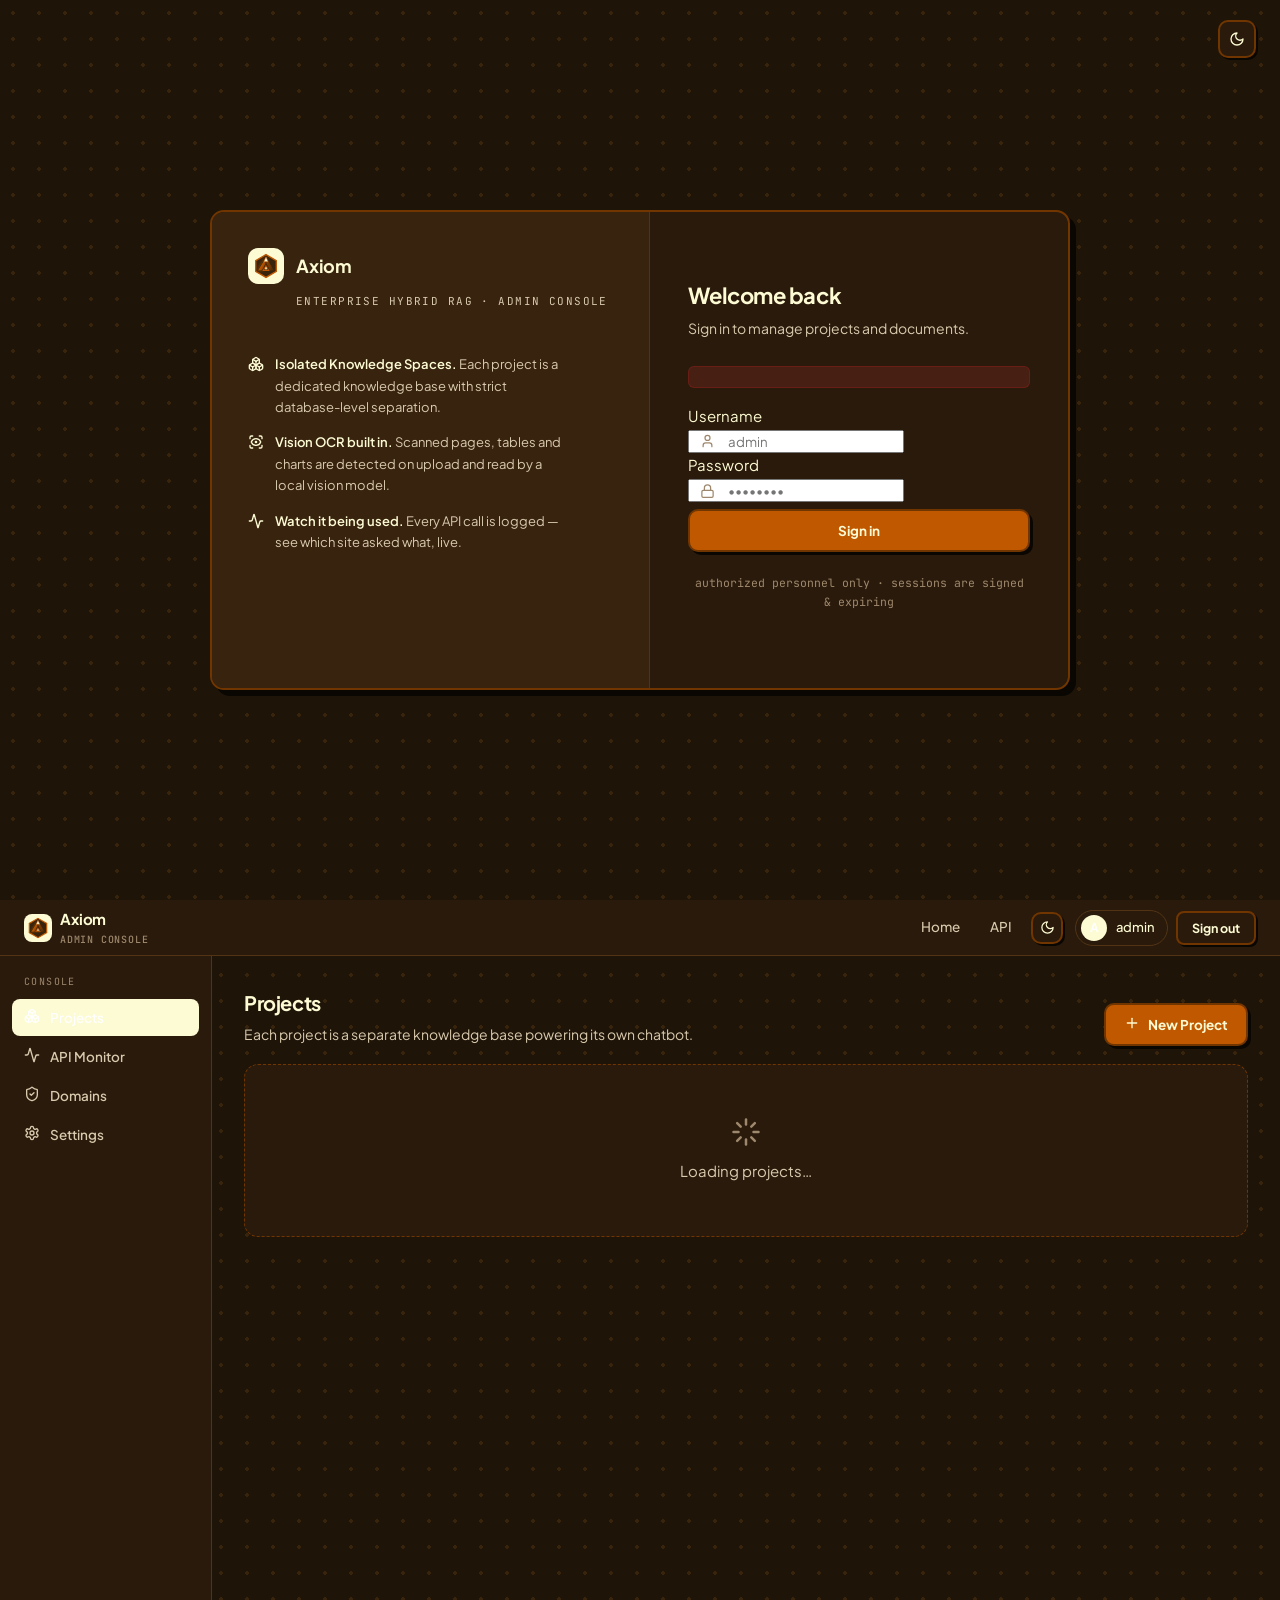
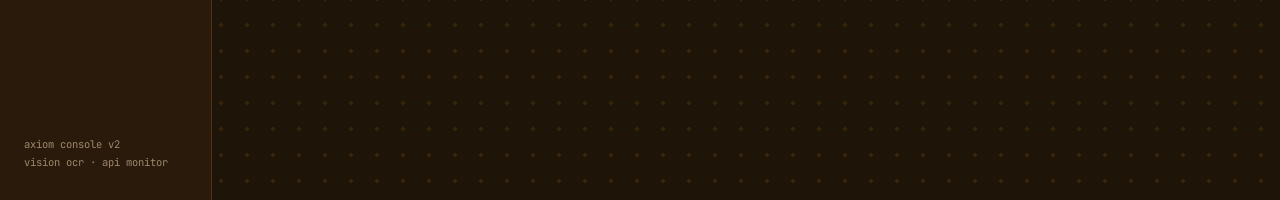
<file: static/admin.html>
<!DOCTYPE html>
<html lang="en" data-theme="dark">
<head>
    <meta charset="UTF-8">
    <meta name="viewport" content="width=device-width, initial-scale=1.0">
    <title>Axiom — Sovereign Admin Console</title>
    <link rel="icon" type="image/svg+xml" href="/static/favicon.svg">
    <link rel="stylesheet" href="/static/theme.css">
    <script>
        (function() {
            const saved = localStorage.getItem('axiom_theme') || 'dark';
            document.documentElement.setAttribute('data-theme', saved);
        })();
    </script>
    <style>
        /* Admin-specific layout only — tokens, buttons, nav, fields, code
           blocks all come from /static/theme.css. The aliases below map the
           admin markup's older variable names onto the shared tokens. */
        :root {
            --card: var(--surface);
            --card-2: var(--surface-2);
            --muted: var(--ink-2);
            --faint: var(--ink-3);
            --brand: var(--ink);
            --brand-2: var(--ink-2);
            --brand-tint: var(--surface-2);
            --brand-line: var(--line-2);
            --success: var(--ink);
            --chart-bar: var(--accent);
            --chart-bar-hover: var(--accent-hover);
        }
        html, body { height: 100%; }

        /* ---------- Login ---------- */
        #loginView {
            min-height: 100vh; display: flex; align-items: center; justify-content: center; padding: 24px;
        }
        .login-card {
            width: 100%; max-width: 860px; min-height: 480px;
            background: var(--surface); border: 2.5px solid var(--neo-border);
            border-radius: var(--radius); box-shadow: var(--neo-shadow-lg); overflow: hidden;
            display: grid; grid-template-columns: 1.05fr 1fr;
        }
            background: var(--surface); border: 1px solid var(--line);
            border-radius: var(--radius); box-shadow: var(--shadow-lg); overflow: hidden;
            display: grid; grid-template-columns: 1.05fr 1fr;
        }
        @media (max-width: 760px) { .login-card { grid-template-columns: 1fr; } .login-side { display: none; } }

        .login-side {
            position: relative; padding: 36px; display: flex; flex-direction: column;
            background: var(--surface-2);
            border-right: 1px solid var(--line); overflow: hidden;
        }
        .login-brand { display: flex; align-items: center; gap: 12px; font-size: 18px; font-weight: 700; letter-spacing: -.01em; }
        .login-brand .bm {
            width: 36px; height: 36px; border-radius: 10px; background: var(--ink);
            display: flex; align-items: center; justify-content: center; color: #fff;
        }
        .login-side .tag { font-family: var(--mono); font-size: 11px; letter-spacing: .13em; text-transform: uppercase; color: var(--ink-2); margin: 8px 0 0 48px; }
        .login-side .facts { margin-top: 44px; display: flex; flex-direction: column; gap: 14px; }
        .login-side .fact { display: flex; gap: 11px; align-items: flex-start; font-size: 13px; color: var(--ink-2); max-width: 320px; }
        .login-side .fact svg { flex: none; color: var(--ink); margin-top: 2px; }
        .login-side .fact strong { color: var(--ink); font-weight: 600; }

        .login-form-side { padding: 40px 38px; display: flex; flex-direction: column; justify-content: center; }
        .login-form-side h1 { font-size: 22px; margin: 0 0 4px; letter-spacing: -.02em; }
        .login-form-side .sub { color: var(--ink-2); font-size: 14px; margin: 0 0 26px; }
        .field .in-wrap { position: relative; }
        .field .in-wrap svg { position: absolute; left: 12px; top: 50%; transform: translateY(-50%); color: var(--ink-3); pointer-events: none; }
        .field .in-wrap input { padding-left: 38px; }
        #loginBtn { width: 100%; justify-content: center; margin-top: 6px; padding: 11px; }
        .login-error {
            background: var(--danger-tint); color: var(--danger); border: 1px solid rgba(185, 28, 28, .3);
            padding: 10px 12px; border-radius: 6px; font-size: 13px; margin-bottom: 16px;
        }
        .login-hint { text-align: center; color: var(--ink-3); font-size: 11.5px; margin-top: 22px; font-family: var(--mono); }

        /* ---------- App shell (same bar as the home page) ---------- */
        .topbar {
            display: flex; align-items: center; gap: 8px;
            padding: 0 24px; height: 56px; background: var(--surface);
            border-bottom: 1px solid var(--line); position: sticky; top: 0; z-index: 20;
        }
        .topbar .logo {
            width: 28px; height: 28px; border-radius: 8px; background: var(--ink);
            display: flex; align-items: center; justify-content: center; color: #fff;
        }
        .topbar .title { font-weight: 700; font-size: 15px; letter-spacing: -.01em; }
        .topbar .title small { display: block; font-weight: 500; color: var(--ink-3); font-size: 10px; font-family: var(--mono); letter-spacing: .08em; text-transform: uppercase; }
        .topbar a.tblink { color: var(--ink-2); font-size: 13.5px; font-weight: 500; text-decoration: none; padding: 7px 11px; border-radius: 5px; }
        .topbar a.tblink:hover { color: var(--ink); background: var(--bg); }
        .user-chip {
            display: flex; align-items: center; gap: 9px; padding: 4px 12px 4px 5px;
            border: 1px solid var(--line); border-radius: 999px; font-size: 13px; font-weight: 500; background: var(--surface);
        }
        .avatar {
            width: 26px; height: 26px; border-radius: 50%; background: var(--ink);
            color: #fff; display: flex; align-items: center; justify-content: center;
            font-size: 12px; font-weight: 700;
        }

        /* ---------- Sidebar + tab shell ---------- */
        .shell { display: flex; min-height: calc(100vh - 56px); }
        .sidenav {
            width: 212px; flex: none; border-right: 1px solid var(--line); background: var(--surface);
            padding: 18px 12px; position: sticky; top: 56px; height: calc(100vh - 56px);
            display: flex; flex-direction: column;
        }
        .snav-label { font-family: var(--mono); font-size: 10px; letter-spacing: .14em; text-transform: uppercase; color: var(--ink-3); padding: 0 12px 8px; }
        .snav-item {
            display: flex; align-items: center; gap: 10px; width: 100%;
            padding: 9px 12px; border-radius: 8px; background: transparent;
            color: var(--ink-2); font-size: 13.5px; font-weight: 550; margin-bottom: 2px; text-align: left;
        }
        .snav-item svg { flex: none; }
        .snav-item:hover { background: var(--bg); color: var(--ink); }
        .snav-item.active { background: var(--ink); color: #fff; }
        .snav-foot { margin-top: auto; padding: 10px 12px; font-family: var(--mono); font-size: 10.5px; color: var(--ink-3); line-height: 1.7; }
        main.content { flex: 1; min-width: 0; padding: 30px 32px 72px; max-width: 1080px; }
        @media (max-width: 860px) {
            .shell { flex-direction: column; }
            .sidenav { width: 100%; height: auto; position: static; flex-direction: row; overflow-x: auto; padding: 10px 12px; gap: 4px; border-bottom: 1px solid var(--line); }
            .snav-label, .snav-foot { display: none; }
            .snav-item { width: auto; white-space: nowrap; }
            main.content { padding: 22px 18px 60px; }
        }
        .tabpane { display: none; }
        .tabpane.active { display: block; }

        .page-head { display: flex; align-items: flex-end; justify-content: space-between; gap: 16px; margin-bottom: 18px; flex-wrap: wrap; }
        .page-head h2 { margin: 0; font-size: 20px; letter-spacing: -.02em; }
        .page-head p { margin: 4px 0 0; color: var(--ink-2); font-size: 14px; }

        /* ---------- Project list (table-style rows in one panel) ---------- */
        .grid {
            display: flex; flex-direction: column;
            background: var(--surface); border: 1px solid var(--line);
            border-radius: var(--radius); overflow: hidden; box-shadow: var(--shadow);
        }
        .project-card {
            display: grid; grid-template-columns: minmax(0, 1fr) auto auto;
            gap: 10px 24px; align-items: center;
            padding: 14px 18px; background: var(--surface);
            border-bottom: 1px solid var(--line);
        }
        .project-card:last-child { border-bottom: none; }
        .project-card:hover { background: var(--surface-2); }
        @media (max-width: 760px) {
            .project-card { grid-template-columns: 1fr; }
            .pc-actions { justify-content: flex-start; flex-wrap: wrap; }
        }
        .project-card.off h3, .project-card.off .slug, .project-card.off .pc-desc { opacity: .55; }
        .project-card .pc-top { display: flex; align-items: center; gap: 12px; min-width: 0; }
        .project-icon {
            width: 36px; height: 36px; border-radius: 6px; background: var(--surface-2); border: 1px solid var(--line);
            color: var(--ink); display: flex; align-items: center; justify-content: center; flex: none;
        }
        .project-card h3 { margin: 0; font-size: 14.5px; color: var(--ink); }
        .project-card .slug { color: var(--ink-3); font-size: 12px; font-family: var(--mono); }
        .project-card .pc-desc { color: var(--ink-2); font-size: 12.5px; margin-top: 2px; max-width: 480px; overflow: hidden; text-overflow: ellipsis; white-space: nowrap; }
        .badge {
            display: inline-block; font-size: 10.5px; font-weight: 600; padding: 2px 8px; border-radius: 4px;
            background: var(--surface-2); border: 1px solid var(--line); color: var(--ink-2); letter-spacing: .03em;
            vertical-align: middle;
        }
        .badge.global { background: var(--accent); border-color: var(--accent); color: #fff; }
        .badge.off { background: var(--danger-tint); border-color: rgba(185, 28, 28, .3); color: var(--danger); }
        .pc-meta { color: var(--ink-2); font-size: 12.5px; display: flex; flex-direction: column; gap: 3px; white-space: nowrap; }
        .pc-meta span { display: flex; align-items: center; gap: 7px; }
        .pc-meta svg { color: var(--ink-3); }
        .pc-actions { display: flex; gap: 8px; }

        .empty {
            text-align: center; padding: 52px 20px; color: var(--ink-2);
            border: 1.5px dashed var(--line-2); border-radius: var(--radius); background: var(--surface);
        }
        .empty .big { display: flex; justify-content: center; margin-bottom: 12px; color: var(--ink-3); }

        /* ---------- Stat tiles / monitor ---------- */
        .tiles { display: grid; grid-template-columns: repeat(4, 1fr); gap: 1px; background: var(--line); border: 1px solid var(--line); border-radius: var(--radius); overflow: hidden; box-shadow: var(--shadow); margin-bottom: 16px; }
        @media (max-width: 760px) { .tiles { grid-template-columns: repeat(2, 1fr); } }
        .tile { background: var(--surface); padding: 16px 18px; }
        .tile .tv { font-family: var(--mono); font-size: 25px; font-weight: 700; letter-spacing: -.02em; color: var(--ink); }
        .tile .tk { font-family: var(--mono); font-size: 10.5px; letter-spacing: .1em; text-transform: uppercase; color: var(--ink-3); margin-top: 2px; }

        .mon-panel { background: var(--surface); border: 1px solid var(--line); border-radius: var(--radius); box-shadow: var(--shadow); margin-bottom: 16px; overflow: hidden; }
        .mon-head { display: flex; align-items: center; gap: 10px; padding: 13px 18px; border-bottom: 1px solid var(--line); }
        .mon-head h3 { margin: 0; font-size: 13.5px; font-weight: 600; }
        .mon-head .sub { color: var(--ink-3); font-size: 11.5px; font-family: var(--mono); }
        .mon-body { padding: 16px 18px; }
        .mon-cols { display: grid; grid-template-columns: 1fr 1fr; gap: 16px; }
        @media (max-width: 860px) { .mon-cols { grid-template-columns: 1fr; } }

        .chart-wrap { overflow-x: auto; }
        .chart-bar { fill: var(--chart-bar); }
        .chart-bar:hover { fill: var(--chart-bar-hover); }
        .chart-stub { fill: var(--line-2); }
        .chart-txt { fill: var(--ink-3); font-family: var(--mono); font-size: 9px; }
        .chart-peak { fill: var(--ink-2); font-family: var(--mono); font-size: 9px; }

        table.tbl { width: 100%; border-collapse: collapse; font-size: 13px; }
        table.tbl th {
            text-align: left; font-family: var(--mono); font-size: 10px; letter-spacing: .1em;
            text-transform: uppercase; color: var(--ink-3); font-weight: 600; padding: 7px 10px; border-bottom: 1px solid var(--line);
        }
        table.tbl td { padding: 8px 10px; border-bottom: 1px solid var(--line); color: var(--ink); }
        table.tbl tr:last-child td { border-bottom: none; }
        table.tbl td.num, table.tbl th.num { text-align: right; font-family: var(--mono); font-size: 12.5px; }
        table.tbl td.mut { color: var(--ink-2); }
        table.tbl td.mono { font-family: var(--mono); font-size: 12px; }
        .st { font-family: var(--mono); font-size: 11px; font-weight: 600; padding: 1px 7px; border-radius: 4px; border: 1px solid var(--line); background: var(--surface-2); color: var(--ink-2); }
        .st.ok { background: var(--accent); border-color: var(--accent); color: #fff; }
        .st.err { background: var(--danger-tint); border-color: rgba(185, 28, 28, .3); color: var(--danger); }

        /* ---------- Toggle switch ---------- */
        .switch { position: relative; width: 40px; height: 22px; flex: none; display: inline-block; }
        .switch input { display: none; }
        .switch .track { position: absolute; inset: 0; background: var(--line-2); border-radius: 999px; transition: background .18s; cursor: pointer; }
        .switch .track::after {
            content: ""; position: absolute; top: 3px; left: 3px; width: 16px; height: 16px; border-radius: 50%;
            background: #fff; box-shadow: 0 1px 3px rgba(0, 0, 0, .25); transition: left .18s;
        }
        .switch input:checked + .track { background: var(--accent); }
        .switch input:checked + .track::after { left: 21px; }
        .switch.sm { width: 34px; height: 19px; }
        .switch.sm .track::after { width: 13px; height: 13px; }
        .switch.sm input:checked + .track::after { left: 18px; }

        .setting-row { display: flex; align-items: flex-start; gap: 16px; padding: 16px 18px; border-bottom: 1px solid var(--line); background: var(--surface); }
        .setting-row:last-child { border-bottom: none; }
        .setting-row .sr-txt { flex: 1; min-width: 0; }
        .setting-row h4 { margin: 0 0 3px; font-size: 14px; }
        .setting-row p { margin: 0; font-size: 12.5px; color: var(--ink-2); }
        .kv { display: grid; grid-template-columns: 190px 1fr; gap: 8px 16px; font-size: 13px; padding: 16px 18px; }
        .kv .k { color: var(--ink-3); font-family: var(--mono); font-size: 11.5px; letter-spacing: .04em; padding-top: 2px; }
        .kv .v { color: var(--ink); font-family: var(--mono); font-size: 12.5px; word-break: break-all; }
        @media (max-width: 640px) { .kv { grid-template-columns: 1fr; gap: 2px 0; } .kv .v { margin-bottom: 8px; } }

        /* ---------- Modal ---------- */
        .overlay {
            position: fixed; inset: 0; background: rgba(24, 24, 27, .4);
            display: flex; align-items: center; justify-content: center; padding: 20px; z-index: 40;
        }
        .modal {
            background: var(--surface); border: 1px solid var(--line); border-radius: var(--radius); width: 100%; max-width: 560px;
            box-shadow: var(--shadow-lg); max-height: 90vh; display: flex; flex-direction: column; overflow: hidden;
        }
        .modal.wide { max-width: 680px; }
        .modal-head { padding: 18px 22px; border-bottom: 1px solid var(--line); display: flex; align-items: center; justify-content: space-between; }
        .modal-head h3 { margin: 0; font-size: 16px; color: var(--ink); }
        .modal-head .sub { color: var(--ink-2); font-size: 13px; margin-top: 2px; }
        .modal-body { padding: 22px; overflow-y: auto; }
        .modal-foot { padding: 14px 22px; border-top: 1px solid var(--line); background: var(--surface-2); display: flex; gap: 10px; justify-content: flex-end; align-items: center; }
        .icon-btn { background: transparent; color: var(--ink-2); font-size: 20px; width: 32px; height: 32px; border-radius: 5px; display: flex; align-items: center; justify-content: center; }
        .icon-btn:hover { background: var(--bg); color: var(--ink); }
        .field textarea {
            width: 100%; padding: 11px 14px; border: 1px solid var(--line-2); border-radius: 10px;
            font-size: 14px; background: var(--surface); color: var(--ink); font-family: var(--font);
            resize: vertical; min-height: 72px; transition: border .18s, box-shadow .18s;
        }
        .field textarea:focus { outline: none; border-color: var(--ink-2); box-shadow: 0 0 0 4px rgba(35, 35, 39, .06); }
        .field select {
            width: 100%; padding: 11px 14px; border: 1px solid var(--line-2); border-radius: 10px;
            font-size: 14px; background: var(--surface); color: var(--ink); font-family: var(--font);
        }
        .meta-grid { display: grid; grid-template-columns: 1fr 1fr; gap: 10px; margin-bottom: 16px; }
        .meta-box { background: var(--surface-2); border: 1px solid var(--line); border-radius: 8px; padding: 10px 12px; }
        .meta-box .mk { font-family: var(--mono); font-size: 10px; letter-spacing: .1em; text-transform: uppercase; color: var(--ink-3); }
        .meta-box .mv { font-size: 12.5px; color: var(--ink); margin-top: 2px; font-family: var(--mono); }

        /* ---------- Dropzone & upload ---------- */
        .dropzone {
            border: 1.5px dashed var(--line-2); border-radius: 6px; padding: 24px 20px; text-align: center;
            background: var(--surface-2); transition: border-color .15s; cursor: pointer;
        }
        .dropzone:hover, .dropzone.drag { border-color: var(--ink); }
        .dropzone .dz-icon { display: flex; justify-content: center; color: var(--ink); margin-bottom: 4px; }
        .dropzone .dz-title { font-weight: 600; margin: 8px 0 2px; color: var(--ink); }
        .dropzone .dz-sub { color: var(--ink-2); font-size: 12.5px; }

        .hint-label { font-size: 12.5px; font-weight: 600; color: var(--ink-2); margin: 16px 0 8px; display: flex; align-items: center; gap: 7px; }
        .chip-group { display: flex; gap: 8px; flex-wrap: wrap; }
        .chip {
            border: 1px solid var(--line-2); border-radius: 999px; padding: 6px 14px; font-size: 12.5px;
            cursor: pointer; background: var(--surface); color: var(--ink-2); font-weight: 550; user-select: none;
        }
        .chip:hover { border-color: var(--ink-3); }
        .chip.on { background: var(--ink); color: #fff; border-color: var(--ink); }

        .file-row {
            display: flex; align-items: center; gap: 12px; padding: 10px 12px; border: 1px solid var(--line);
            border-radius: 6px; margin-top: 10px; font-size: 13.5px; background: var(--surface);
        }
        .file-row > svg { color: var(--ink-3); flex: none; }
        .file-row .fname { flex: 1; min-width: 0; overflow: hidden; text-overflow: ellipsis; white-space: nowrap; font-weight: 500; color: var(--ink); }
        .file-row .fsize { color: var(--ink-3); font-size: 12px; flex: none; font-family: var(--mono); }
        .status-pill { font-size: 10.5px; font-weight: 600; padding: 3px 9px; border-radius: 4px; flex: none; letter-spacing: .04em; font-family: var(--mono); border: 1px solid var(--line); }
        .status-pill.indexed { background: var(--accent); border-color: var(--accent); color: #fff; }
        .status-pill.processing, .status-pill.queued, .status-pill.pending { background: var(--surface-2); color: var(--ink-2); }
        .status-pill.failed, .status-pill.error { background: var(--danger-tint); border-color: rgba(185, 28, 28, .3); color: var(--danger); }
        .status-pill.review { background: #FEF3C7; border-color: #FCD34D; color: #92400E; }

        .doc-list { list-style: none; padding: 0; margin: 0; border: 1px solid var(--line); border-radius: 6px; overflow: hidden; }
        .doc-item { display: flex; align-items: center; gap: 12px; padding: 11px 14px; border-bottom: 1px solid var(--line); background: var(--surface); flex-wrap: wrap; }
        .doc-item:last-child { border-bottom: none; }
        .doc-item .doc-ico { display: flex; color: var(--ink-3); flex: none; }
        .doc-item .doc-name { flex: 1; min-width: 200px; overflow: hidden; font-weight: 500; font-size: 14px; color: var(--ink); }
        .doc-item .doc-name small { display: block; color: var(--ink-3); font-weight: 400; font-size: 12px; white-space: nowrap; overflow: hidden; text-overflow: ellipsis; }
        .rich-badges { display: flex; gap: 6px; flex-wrap: wrap; margin-top: 4px; }
        .rb { display: inline-flex; align-items: center; gap: 5px; font-family: var(--mono); font-size: 10.5px; color: var(--ink-2); background: var(--surface-2); border: 1px solid var(--line); border-radius: 4px; padding: 2px 7px; }
        .rb svg { color: var(--ink-3); }
        .review-row {
            flex-basis: 100%; background: #FFFBEB; border: 1px solid #FCD34D; border-radius: 6px;
            padding: 10px 12px; font-size: 12.5px; color: #92400E; display: flex; align-items: center; gap: 10px; flex-wrap: wrap;
        }
        .review-row .rv-actions { display: flex; gap: 8px; margin-left: auto; }

        .section-label { font-size: 11px; font-weight: 600; text-transform: uppercase; letter-spacing: .1em; color: var(--ink-3); margin: 20px 0 8px; font-family: var(--mono); }

        /* ---------- Toast ---------- */
        #toasts { position: fixed; bottom: 20px; right: 20px; z-index: 60; display: flex; flex-direction: column; gap: 10px; }
        .toast {
            background: var(--ink); color: #fff;
            padding: 12px 16px; border-radius: 6px; font-size: 13.5px; font-weight: 500;
            box-shadow: var(--shadow-lg); display: flex; align-items: center; gap: 10px; animation: slideIn .2s ease;
            max-width: 360px;
        }
        .toast.error { background: #fff; border: 1px solid rgba(185, 28, 28, .4); color: var(--danger); }
        @keyframes slideIn { from { transform: translateX(20px); opacity: 0; } to { transform: translateX(0); opacity: 1; } }

        /* ---------- Integration blocks ---------- */
        .int-block { margin-bottom: 18px; }
        .int-block .int-label { display: flex; align-items: center; justify-content: space-between; margin-bottom: 6px; }
        .int-block .int-label span { font-size: 11px; font-weight: 600; text-transform: uppercase; letter-spacing: .1em; color: var(--ink-3); font-family: var(--mono); }
        .code {
            position: relative; background: var(--surface-2); color: var(--ink); border-radius: 6px;
            padding: 12px 14px; font-family: var(--mono); font-size: 12.5px;
            line-height: 1.55; white-space: pre-wrap; word-break: break-all; overflow-x: auto; border: 1px solid var(--line);
        }
        .code.one-line { white-space: nowrap; overflow-x: auto; padding-right: 76px; }
        .int-note { font-size: 12.5px; color: var(--ink-2); margin: 6px 2px 0; }
        .int-note code { background: var(--surface-2); border: 1px solid var(--line); padding: 1px 5px; border-radius: 4px; font-size: 11.5px; font-family: var(--mono); color: var(--ink); }

        .spinner {
            width: 16px; height: 16px; border: 2px solid rgba(255, 255, 255, .35); border-top-color: #fff;
            border-radius: 50%; animation: spin .7s linear infinite; display: inline-block;
        }
        .btn-ghost .spinner { border-color: var(--line-2); border-top-color: var(--ink); }
        @keyframes spin { to { transform: rotate(360deg); } }
    </style>
</head>
<body>

<!-- ================= LOGIN ================= -->
<div id="loginView" style="position: relative;">
    <div style="position: absolute; top: 20px; right: 24px;">
        <button class="theme-toggle" id="loginThemeToggle" title="Toggle Theme" aria-label="Toggle Theme">
            <svg id="loginThemeIcon" width="16" height="16" viewBox="0 0 24 24" fill="none" stroke="currentColor" stroke-width="2" stroke-linecap="round" stroke-linejoin="round">
                <path d="M12 3a6 6 0 0 0 9 9 9 9 0 1 1-9-9Z"></path>
            </svg>
        </button>
    </div>
    <div class="login-card">
        <div class="login-side">
            <div>
                <div class="login-brand"><span class="bm"><img src="/static/logo.svg" alt="" width="26" height="26"></span>Axiom</div>
                <div class="tag">enterprise hybrid rag · admin console</div>
            </div>
            <div class="facts">
                <div class="fact"><span data-lx="boxes" data-s="16"></span><span><strong>Isolated Knowledge Spaces.</strong> Each project is a dedicated knowledge base with strict database-level separation.</span></div>
                <div class="fact"><span data-lx="scan" data-s="16"></span><span><strong>Vision OCR built in.</strong> Scanned pages, tables and charts are detected on upload and read by a local vision model.</span></div>
                <div class="fact"><span data-lx="activity" data-s="16"></span><span><strong>Watch it being used.</strong> Every API call is logged — see which site asked what, live.</span></div>
            </div>
        </div>
        <div class="login-form-side">
            <h1>Welcome back</h1>
            <p class="sub">Sign in to manage projects and documents.</p>
            <div id="loginError" class="login-error hidden"></div>
            <form id="loginForm">
                <div class="field">
                    <label for="username">Username</label>
                    <div class="in-wrap"><span data-lx="user" data-s="15"></span>
                        <input type="text" id="username" autocomplete="username" placeholder="admin" required>
                    </div>
                </div>
                <div class="field">
                    <label for="password">Password</label>
                    <div class="in-wrap"><span data-lx="lock" data-s="15"></span>
                        <input type="password" id="password" autocomplete="current-password" placeholder="••••••••" required>
                    </div>
                </div>
                <button type="submit" id="loginBtn" class="btn btn-primary">Sign in</button>
            </form>
            <p class="login-hint">authorized personnel only · sessions are signed &amp; expiring</p>
        </div>
    </div>
</div>

<!-- ================= APP ================= -->
<div id="appView" class="hidden">
    <div class="topbar">
        <div class="logo"><img src="/static/logo.svg" alt="" width="22" height="22"></div>
        <div class="title">Axiom<small>admin console</small></div>
        <div class="spacer"></div>
        <a class="tblink" href="/" target="_blank">Home</a>
        <a class="tblink" href="/docs" target="_blank">API</a>
        <button class="theme-toggle" id="adminThemeToggle" title="Toggle Theme" aria-label="Toggle Theme" style="width: 32px; height: 32px; margin-right: 4px;">
            <svg id="adminThemeIcon" width="15" height="15" viewBox="0 0 24 24" fill="none" stroke="currentColor" stroke-width="2" stroke-linecap="round" stroke-linejoin="round">
                <path d="M12 3a6 6 0 0 0 9 9 9 9 0 1 1-9-9Z"></path>
            </svg>
        </button>
        <div class="user-chip">
            <span class="avatar" id="userAvatar">A</span>
            <span id="userName">admin</span>
        </div>
        <button class="btn btn-ghost btn-sm" onclick="logout()">Sign out</button>
    </div>

    <div class="shell">
        <aside class="sidenav">
            <div class="snav-label">Console</div>
            <button class="snav-item active" data-tab="projects" onclick="switchTab('projects')"><span data-lx="boxes" data-s="16"></span>Projects</button>
            <button class="snav-item" data-tab="monitor" onclick="switchTab('monitor')"><span data-lx="activity" data-s="16"></span>API Monitor</button>
            <button class="snav-item" data-tab="domains" onclick="switchTab('domains')"><span data-lx="shield" data-s="16"></span>Domains</button>
            <button class="snav-item" data-tab="settings" onclick="switchTab('settings')"><span data-lx="gear" data-s="16"></span>Settings</button>
            <div class="snav-foot">axiom console v2<br>vision ocr · api monitor</div>
        </aside>

        <main class="content">

            <!-- ============ PROJECTS ============ -->
            <section class="tabpane active" id="tab-projects">
                <div class="page-head">
                    <div>
                        <h2>Projects</h2>
                        <p>Each project is a separate knowledge base powering its own chatbot.</p>
                    </div>
                    <button class="btn btn-primary" onclick="openCreateProject()"><span data-lx="plus" data-s="16"></span> New Project</button>
                </div>
                <div id="projectsArea">
                    <div class="empty"><div class="big" data-lx="loader" data-s="30"></div>Loading projects…</div>
                </div>
            </section>

            <!-- ============ API MONITOR ============ -->
            <section class="tabpane" id="tab-monitor">
                <div class="page-head">
                    <div>
                        <h2>API Monitor</h2>
                        <p>Every chat-API call, logged: which site asked, for which project, how fast.</p>
                    </div>
                    <div style="display:flex; gap:8px; align-items:center;">
                        <label style="display:flex; align-items:center; gap:7px; font-size:12.5px; color:var(--ink-2); cursor:pointer;">
                            <label class="switch sm"><input type="checkbox" id="monAuto" checked onchange="setMonitorAuto(this.checked)"><span class="track"></span></label>
                            Auto-refresh
                        </label>
                        <button class="btn btn-ghost btn-sm" onclick="loadMonitor()"><span data-lx="refresh" data-s="13"></span> Refresh</button>
                        <button class="btn btn-ghost btn-sm" onclick="seedDemoTraffic(this)" title="Inserts clearly-labelled demo.* rows so the dashboard can be shown before real sites are wired up">Insert sample traffic</button>
                    </div>
                </div>
                <div id="monitorArea">
                    <div class="empty"><div class="big" data-lx="loader" data-s="30"></div>Loading metrics…</div>
                </div>
            </section>

            <!-- ============ DOMAINS ============ -->
            <section class="tabpane" id="tab-domains">
                <div class="page-head">
                    <div>
                        <h2>Domain Whitelist</h2>
                        <p>Control which websites are allowed to call the chat API from a browser.</p>
                    </div>
                </div>
                <div id="domainsArea">
                    <div class="empty"><div class="big" data-lx="loader" data-s="30"></div>Loading domains…</div>
                </div>
            </section>

            <!-- ============ SETTINGS ============ -->
            <section class="tabpane" id="tab-settings">
                <div class="page-head">
                    <div>
                        <h2>Settings</h2>
                        <p>Platform-wide switches and environment info.</p>
                    </div>
                </div>
                <div id="settingsArea">
                    <div class="empty"><div class="big" data-lx="loader" data-s="30"></div>Loading settings…</div>
                </div>
            </section>

        </main>
    </div>
</div>

<div id="modalRoot"></div>
<div id="toasts"></div>

<script>
    // ---------------- Lucide icons (inlined, ISC) ----------------
    const LX = {
        layers: '<path d="m12.83 2.18a2 2 0 0 0-1.66 0L2.6 6.08a1 1 0 0 0 0 1.83l8.58 3.91a2 2 0 0 0 1.66 0l8.58-3.9a1 1 0 0 0 0-1.83Z"/><path d="m22 17.65-9.17 4.16a2 2 0 0 1-1.66 0L2 17.65"/><path d="m22 12.65-9.17 4.16a2 2 0 0 1-1.66 0L2 12.65"/>',
        user: '<path d="M19 21v-2a4 4 0 0 0-4-4H9a4 4 0 0 0-4 4v2"/><circle cx="12" cy="7" r="4"/>',
        lock: '<rect width="18" height="11" x="3" y="11" rx="2" ry="2"/><path d="M7 11V7a5 5 0 0 1 10 0v4"/>',
        plus: '<path d="M5 12h14"/><path d="M12 5v14"/>',
        boxes: '<path d="M2.97 12.92A2 2 0 0 0 2 14.63v3.24a2 2 0 0 0 .97 1.71l3 1.8a2 2 0 0 0 2.06 0L12 19v-5.5l-5-3-4.03 2.42Z"/><path d="m7 16.5-4.74-2.85"/><path d="m7 16.5 5-3"/><path d="M7 16.5v5.17"/><path d="M12 13.5V19l3.97 2.38a2 2 0 0 0 2.06 0l3-1.8a2 2 0 0 0 .97-1.71v-3.24a2 2 0 0 0-.97-1.71L17 10.5l-5 3Z"/><path d="m17 16.5-5-3"/><path d="m17 16.5 4.74-2.85"/><path d="M17 16.5v5.17"/><path d="M7.97 4.42A2 2 0 0 0 7 6.13v4.37l5 3 5-3V6.13a2 2 0 0 0-.97-1.71l-3-1.8a2 2 0 0 0-2.06 0l-3 1.8Z"/><path d="M12 8 7.26 5.15"/><path d="m12 8 4.74-2.85"/><path d="M12 13.5V8"/>',
        upload: '<path d="M21 15v4a2 2 0 0 1-2 2H5a2 2 0 0 1-2-2v-4"/><polyline points="17 8 12 3 7 8"/><line x1="12" x2="12" y1="3" y2="15"/>',
        code: '<polyline points="16 18 22 12 16 6"/><polyline points="8 6 2 12 8 18"/>',
        file: '<path d="M15 2H6a2 2 0 0 0-2 2v16a2 2 0 0 0 2 2h12a2 2 0 0 0 2-2V7Z"/><path d="M14 2v4a2 2 0 0 0 2 2h4"/><path d="M10 9H8"/><path d="M16 13H8"/><path d="M16 17H8"/>',
        globe: '<circle cx="12" cy="12" r="10"/><path d="M12 2a14.5 14.5 0 0 0 0 20 14.5 14.5 0 0 0 0-20"/><path d="M2 12h20"/>',
        box: '<path d="M21 8a2 2 0 0 0-1-1.73l-7-4a2 2 0 0 0-2 0l-7 4A2 2 0 0 0 3 8v8a2 2 0 0 0 1 1.73l7 4a2 2 0 0 0 2 0l7-4A2 2 0 0 0 21 16Z"/><path d="m3.3 7 8.7 5 8.7-5"/><path d="M12 22V12"/>',
        folder: '<path d="M20 20a2 2 0 0 0 2-2V8a2 2 0 0 0-2-2h-7.9a2 2 0 0 1-1.69-.9L9.6 3.9A2 2 0 0 0 7.93 3H4a2 2 0 0 0-2 2v13a2 2 0 0 0 2 2Z"/>',
        loader: '<line x1="12" x2="12" y1="2" y2="6"/><line x1="12" x2="12" y1="18" y2="22"/><line x1="4.93" x2="7.76" y1="4.93" y2="7.76"/><line x1="16.24" x2="19.07" y1="16.24" y2="19.07"/><line x1="2" x2="6" y1="12" y2="12"/><line x1="18" x2="22" y1="12" y2="12"/><line x1="4.93" x2="7.76" y1="19.07" y2="16.24"/><line x1="16.24" x2="19.07" y1="7.76" y2="4.93"/>',
        download: '<path d="M21 15v4a2 2 0 0 1-2 2H5a2 2 0 0 1-2-2v-4"/><polyline points="7 10 12 15 17 10"/><line x1="12" x2="12" y1="15" y2="3"/>',
        flask: '<path d="M10 2v7.527a2 2 0 0 1-.211.896L4.72 20.55a1 1 0 0 0 .9 1.45h12.76a1 1 0 0 0 .9-1.45l-5.069-10.127A2 2 0 0 1 14 9.527V2"/><path d="M8.5 2h7"/><path d="M7 16h10"/>',
        activity: '<path d="M22 12h-2.48a2 2 0 0 0-1.93 1.46l-2.35 8.36a.25.25 0 0 1-.48 0L9.24 2.18a.25.25 0 0 0-.48 0l-2.35 8.36A2 2 0 0 1 4.49 12H2"/>',
        shield: '<path d="M20 13c0 5-3.5 7.5-7.66 8.95a1 1 0 0 1-.67-.01C7.5 20.5 4 18 4 13V6a1 1 0 0 1 1-1c2 0 4.5-1.2 6.24-2.72a1 1 0 0 1 1.52 0C14.5 3.8 17 5 19 5a1 1 0 0 1 1 1z"/><path d="m9 12 2 2 4-4"/>',
        gear: '<path d="M12.22 2h-.44a2 2 0 0 0-2 2v.18a2 2 0 0 1-1 1.73l-.43.25a2 2 0 0 1-2 0l-.15-.08a2 2 0 0 0-2.73.73l-.22.38a2 2 0 0 0 .73 2.73l.15.1a2 2 0 0 1 1 1.72v.51a2 2 0 0 1-1 1.74l-.15.09a2 2 0 0 0-.73 2.73l.22.38a2 2 0 0 0 2.73.73l.15-.08a2 2 0 0 1 2 0l.43.25a2 2 0 0 1 1 1.73V20a2 2 0 0 0 2 2h.44a2 2 0 0 0 2-2v-.18a2 2 0 0 1 1-1.73l.43-.25a2 2 0 0 1 2 0l.15.08a2 2 0 0 0 2.73-.73l.22-.39a2 2 0 0 0-.73-2.73l-.15-.08a2 2 0 0 1-1-1.74v-.5a2 2 0 0 1 1-1.74l.15-.09a2 2 0 0 0 .73-2.73l-.22-.38a2 2 0 0 0-2.73-.73l-.15.08a2 2 0 0 1-2 0l-.43-.25a2 2 0 0 1-1-1.73V4a2 2 0 0 0-2-2z"/><circle cx="12" cy="12" r="3"/>',
        pencil: '<path d="M21.174 6.812a1 1 0 0 0-3.986-3.987L3.842 16.174a2 2 0 0 0-.5.83l-1.321 4.352a.5.5 0 0 0 .623.622l4.353-1.32a2 2 0 0 0 .83-.497z"/><path d="m15 5 4 4"/>',
        table: '<path d="M12 3v18"/><rect width="18" height="18" x="3" y="3" rx="2"/><path d="M3 9h18"/><path d="M3 15h18"/>',
        image: '<rect width="18" height="18" x="3" y="3" rx="2" ry="2"/><circle cx="9" cy="9" r="2"/><path d="m21 15-3.086-3.086a2 2 0 0 0-2.828 0L6 21"/>',
        scan: '<path d="M3 7V5a2 2 0 0 1 2-2h2"/><path d="M17 3h2a2 2 0 0 1 2 2v2"/><path d="M21 17v2a2 2 0 0 1-2 2h-2"/><path d="M7 21H5a2 2 0 0 1-2-2v-2"/><circle cx="12" cy="12" r="1"/><path d="M18.944 12.33a1 1 0 0 0 0-.66 7.5 7.5 0 0 0-13.888 0 1 1 0 0 0 0 .66 7.5 7.5 0 0 0 13.888 0"/>',
        alert: '<path d="m21.73 18-8-14a2 2 0 0 0-3.48 0l-8 14A2 2 0 0 0 4 21h16a2 2 0 0 0 1.73-3"/><path d="M12 9v4"/><path d="M12 17h.01"/>',
        trash: '<path d="M3 6h18"/><path d="M19 6v14c0 1-1 2-2 2H7c-1 0-2-1-2-2V6"/><path d="M8 6V4c0-1 1-2 2-2h4c1 0 2 1 2 2v2"/>',
        refresh: '<path d="M3 12a9 9 0 0 1 9-9 9.75 9.75 0 0 1 6.74 2.74L21 8"/><path d="M21 3v5h-5"/><path d="M21 12a9 9 0 0 1-9 9 9.75 9.75 0 0 1-6.74-2.74L3 16"/><path d="M8 16H3v5"/>',
        chart: '<path d="M3 3v16a2 2 0 0 0 2 2h16"/><path d="M18 17V9"/><path d="M13 17V5"/><path d="M8 17v-3"/>',
        clock: '<circle cx="12" cy="12" r="10"/><polyline points="12 6 12 12 16 14"/>',
        key: '<path d="m15.5 7.5 2.3 2.3a1 1 0 0 0 1.4 0l2.1-2.1a1 1 0 0 0 0-1.4L19 4"/><path d="m21 2-9.6 9.6"/><circle cx="7.5" cy="15.5" r="5.5"/>',
    };
    function lx(name, size) {
        return `<svg xmlns="http://www.w3.org/2000/svg" width="${size}" height="${size}" viewBox="0 0 24 24" fill="none" stroke="currentColor" stroke-width="2" stroke-linecap="round" stroke-linejoin="round" aria-hidden="true">${LX[name] || ''}</svg>`;
    }
    function mountIcons(scope) {
        (scope || document).querySelectorAll('[data-lx]').forEach(el => {
            el.innerHTML = lx(el.dataset.lx, parseInt(el.dataset.s || '16', 10));
            el.removeAttribute('data-lx');
        });
    }
    mountIcons();

    // ---------------- Auth / state ----------------
    const TOKEN_KEY = 'axiom_admin_token';
    let token = localStorage.getItem(TOKEN_KEY) || '';
    let currentUser = null;
    let currentSlug = '';
    let appConfig = null;      // cached /admin/config response
    let projectsCache = [];    // last /admin/projects response
    let settingsCache = null;  // last /admin/settings response
    let monitorTimer = null;
    let docTimer = null;

    function authHeaders(extra = {}) {
        return { 'Authorization': `Bearer ${token}`, ...extra };
    }

    async function api(path, options = {}) {
        const res = await fetch(path, { ...options, headers: authHeaders(options.headers || {}) });
        if (res.status === 401) {
            token = ''; localStorage.removeItem(TOKEN_KEY);
            showLogin();
            throw new Error('Session expired. Please sign in again.');
        }
        return res;
    }

    const RESTART_HINT = 'The API server is running an older build — restart it (uvicorn app.main:app) and reload this page.';

    // Parse a JSON response, turning HTTP errors into readable messages instead of
    // letting "{detail: ...}" flow into code that expects an array.
    async function jsonOrThrow(res) {
        let data = null;
        try { data = await res.json(); } catch { data = null; }
        if (!res.ok) {
            if (res.status === 404) throw new Error(RESTART_HINT);
            throw new Error((data && data.detail) || `Request failed (HTTP ${res.status})`);
        }
        return data;
    }
    function asArray(x) { return Array.isArray(x) ? x : []; }

    // ---------------- Toasts ----------------
    function toast(msg, type = '') {
        const el = document.createElement('div');
        el.className = `toast ${type}`;
        el.textContent = msg;
        document.getElementById('toasts').appendChild(el);
        setTimeout(() => { el.style.opacity = '0'; el.style.transition = 'opacity .3s'; setTimeout(() => el.remove(), 300); }, 3600);
    }

    // ---------------- Login ----------------
    function showLogin() {
        stopMonitorTimer();
        document.getElementById('appView').classList.add('hidden');
        document.getElementById('loginView').classList.remove('hidden');
    }
    function showApp() {
        document.getElementById('loginView').classList.add('hidden');
        document.getElementById('appView').classList.remove('hidden');
    }

    document.getElementById('loginForm').addEventListener('submit', async (e) => {
        e.preventDefault();
        const btn = document.getElementById('loginBtn');
        const errBox = document.getElementById('loginError');
        errBox.classList.add('hidden');
        btn.disabled = true; btn.innerHTML = '<span class="spinner"></span> Signing in…';
        try {
            const res = await fetch('/admin/auth/login', {
                method: 'POST',
                headers: { 'Content-Type': 'application/json' },
                body: JSON.stringify({
                    username: document.getElementById('username').value.trim(),
                    password: document.getElementById('password').value,
                }),
            });
            const data = await res.json();
            if (!res.ok) throw new Error(data.detail || 'Login failed');
            token = data.token;
            localStorage.setItem(TOKEN_KEY, token);
            currentUser = data.user;
            document.getElementById('password').value = '';
            enterApp();
        } catch (err) {
            errBox.textContent = err.message;
            errBox.classList.remove('hidden');
        } finally {
            btn.disabled = false; btn.textContent = 'Sign in';
        }
    });

    function logout() {
        token = ''; localStorage.removeItem(TOKEN_KEY); currentUser = null;
        showLogin();
    }

    function enterApp() {
        const name = (currentUser && (currentUser.full_name || currentUser.username)) || 'Admin';
        document.getElementById('userName').textContent = name;
        document.getElementById('userAvatar').textContent = name.charAt(0).toUpperCase();
        showApp();
        const hashTab = (location.hash || '').replace('#', '');
        switchTab(['projects', 'monitor', 'domains', 'settings'].includes(hashTab) ? hashTab : 'projects');
    }

    // ---------------- Tabs ----------------
    function switchTab(name) {
        document.querySelectorAll('.snav-item').forEach(b => b.classList.toggle('active', b.dataset.tab === name));
        document.querySelectorAll('.tabpane').forEach(p => p.classList.toggle('active', p.id === `tab-${name}`));
        location.hash = name;
        stopMonitorTimer();
        if (name === 'projects') loadProjects();
        if (name === 'monitor') { loadMonitor(); startMonitorTimer(); }
        if (name === 'domains') loadDomains();
        if (name === 'settings') loadSettings();
    }

    // ---------------- Projects ----------------
    async function loadProjects() {
        const area = document.getElementById('projectsArea');
        try {
            const res = await api('/admin/projects');
            const projects = await res.json();
            projectsCache = projects;
            if (!projects.length) {
                area.innerHTML = `<div class="empty"><div class="big">${lx('folder', 30)}</div><div style="font-weight:600;color:var(--ink)">No projects yet</div><div style="margin-top:4px">Create your first project to start uploading documents.</div></div>`;
                return;
            }
            const grid = document.createElement('div');
            grid.className = 'grid';
            projects.forEach(p => {
                const off = p.status === 'disabled';
                const card = document.createElement('div');
                card.className = 'project-card' + (off ? ' off' : '');
                card.innerHTML = `
                    <div class="pc-top">
                        <div class="project-icon">${p.is_global ? lx('globe', 20) : lx('box', 20)}</div>
                        <div style="min-width:0">
                            <h3>${escapeHtml(p.name)} ${p.is_global ? '<span class="badge global">Global</span>' : ''} ${off ? '<span class="badge off">Disabled</span>' : ''}</h3>
                            <div class="slug">${escapeHtml(p.slug)}</div>
                            ${p.description ? `<div class="pc-desc">${escapeHtml(p.description)}</div>` : ''}
                        </div>
                    </div>
                    <div class="pc-meta">
                        <span>${lx('file', 13)} ${p.doc_count} document${p.doc_count === 1 ? '' : 's'}</span>
                        <span>${lx('activity', 13)} ${p.hits_24h} call${p.hits_24h === 1 ? '' : 's'} · 24 h</span>
                    </div>
                    <div class="pc-actions">
                        <button class="btn btn-primary btn-sm" data-act="docs">Manage Docs</button>
                        <button class="btn btn-ghost btn-sm" data-act="embed">${lx('code', 13)} Embed &amp; API</button>
                        <button class="btn btn-ghost btn-sm" data-act="edit" title="Edit project">${lx('pencil', 13)}</button>
                        <a class="btn btn-ghost btn-sm" href="/?slug=${encodeURIComponent(p.slug)}" target="_blank">${lx('flask', 13)} Test</a>
                    </div>`;
                card.querySelector('[data-act="docs"]').addEventListener('click', () => openDocManager(p.slug, p.name));
                card.querySelector('[data-act="embed"]').addEventListener('click', () => openIntegration(p.slug, p.name));
                card.querySelector('[data-act="edit"]').addEventListener('click', () => openEditProject(p.slug));
                grid.appendChild(card);
            });
            area.innerHTML = '';
            area.appendChild(grid);
        } catch (err) {
            area.innerHTML = `<div class="empty">Could not load projects. ${escapeHtml(err.message)}</div>`;
        }
    }

    // ---------------- Modals ----------------
    function closeModal() {
        document.getElementById('modalRoot').innerHTML = '';
        if (docTimer) { clearInterval(docTimer); docTimer = null; }
    }
    function renderModal(html) { document.getElementById('modalRoot').innerHTML = html; mountIcons(document.getElementById('modalRoot')); }

    function openCreateProject() {
        renderModal(`
            <div class="overlay" onclick="if(event.target===this)closeModal()">
              <div class="modal">
                <div class="modal-head">
                    <div><h3>New Project</h3><div class="sub">A dedicated knowledge base with its own chatbot.</div></div>
                    <button class="icon-btn" onclick="closeModal()">&times;</button>
                </div>
                <div class="modal-body">
                    <div class="field">
                        <label for="npName">Project name</label>
                        <input type="text" id="npName" placeholder="e.g. Vendor Management" autofocus>
                    </div>
                    <div class="field">
                        <label for="npDesc">Description <span style="color:var(--ink-3);font-weight:400">(optional)</span></label>
                        <textarea id="npDesc" placeholder="What lives in this knowledge base, and who is it for?"></textarea>
                    </div>
                </div>
                <div class="modal-foot">
                    <button class="btn btn-ghost" onclick="closeModal()">Cancel</button>
                    <button class="btn btn-primary" id="npCreate" onclick="submitCreateProject()">Create Project</button>
                </div>
              </div>
            </div>`);
        setTimeout(() => document.getElementById('npName').focus(), 30);
        document.getElementById('npName').addEventListener('keydown', e => { if (e.key === 'Enter') submitCreateProject(); });
    }

    async function submitCreateProject() {
        const name = document.getElementById('npName').value.trim();
        if (!name) return toast('Enter a project name', 'error');
        const btn = document.getElementById('npCreate');
        btn.disabled = true; btn.innerHTML = '<span class="spinner"></span> Creating…';
        try {
            const res = await api('/admin/projects', {
                method: 'POST', headers: { 'Content-Type': 'application/json' },
                body: JSON.stringify({ name, description: document.getElementById('npDesc').value.trim() }),
            });
            const data = await res.json();
            if (!res.ok) throw new Error(data.detail || 'Failed');
            closeModal();
            toast('Project created', 'success');
            loadProjects();
        } catch (err) {
            btn.disabled = false; btn.textContent = 'Create Project';
            toast(err.message, 'error');
        }
    }

    // ---------------- Edit project ----------------
    function openEditProject(slug) {
        const p = projectsCache.find(x => x.slug === slug);
        if (!p) return;
        const fmt = iso => iso ? new Date(iso).toLocaleString(undefined, { dateStyle: 'medium', timeStyle: 'short' }) : '—';
        renderModal(`
            <div class="overlay" onclick="if(event.target===this)closeModal()">
              <div class="modal">
                <div class="modal-head">
                    <div><h3>Edit Project</h3><div class="sub mono" style="font-family:var(--mono)">${escapeHtml(p.slug)}</div></div>
                    <button class="icon-btn" onclick="closeModal()">&times;</button>
                </div>
                <div class="modal-body">
                    <div class="meta-grid">
                        <div class="meta-box"><div class="mk">Created</div><div class="mv">${fmt(p.created_at)}</div></div>
                        <div class="meta-box"><div class="mk">Last updated</div><div class="mv">${fmt(p.updated_at)}</div></div>
                    </div>
                    <div class="field">
                        <label for="epName">Project name</label>
                        <input type="text" id="epName" value="${escapeHtml(p.name)}">
                        <div class="int-note" style="margin-top:5px">The slug <code>${escapeHtml(p.slug)}</code> is permanent so live embeds &amp; API URLs never break.</div>
                    </div>
                    <div class="field">
                        <label for="epDesc">Description</label>
                        <textarea id="epDesc" placeholder="What lives in this knowledge base?">${escapeHtml(p.description || '')}</textarea>
                    </div>
                    ${p.is_global ? '' : `
                    <div class="setting-row" style="border:1px solid var(--line); border-radius:8px;">
                        <div class="sr-txt">
                            <h4>Project enabled</h4>
                            <p>When off, this project's chat endpoint and widget return "disabled" to every caller.</p>
                        </div>
                        <label class="switch"><input type="checkbox" id="epEnabled" ${p.status !== 'disabled' ? 'checked' : ''}><span class="track"></span></label>
                    </div>`}
                </div>
                <div class="modal-foot">
                    <button class="btn btn-ghost" onclick="closeModal()">Cancel</button>
                    <button class="btn btn-primary" id="epSave" onclick="submitEditProject('${escapeJs(p.slug)}', ${p.is_global})">Save changes</button>
                </div>
              </div>
            </div>`);
    }

    async function submitEditProject(slug, isGlobal) {
        const name = document.getElementById('epName').value.trim();
        if (!name) return toast('Name cannot be empty', 'error');
        const body = { name, description: document.getElementById('epDesc').value.trim() };
        if (!isGlobal) {
            body.status = document.getElementById('epEnabled').checked ? 'active' : 'disabled';
        }
        const btn = document.getElementById('epSave');
        btn.disabled = true; btn.innerHTML = '<span class="spinner"></span> Saving…';
        try {
            const res = await api(`/admin/projects/${encodeURIComponent(slug)}`, {
                method: 'PATCH', headers: { 'Content-Type': 'application/json' },
                body: JSON.stringify(body),
            });
            const data = await res.json();
            if (!res.ok) throw new Error(data.detail || 'Save failed');
            closeModal();
            toast('Project updated', 'success');
            loadProjects();
        } catch (err) {
            btn.disabled = false; btn.textContent = 'Save changes';
            toast(err.message, 'error');
        }
    }

    // ---------------- Document manager ----------------
    let stagedFiles = [];
    let contentHint = 'auto';

    async function openDocManager(slug, name) {
        currentSlug = slug;
        stagedFiles = [];
        contentHint = 'auto';
        renderModal(`
            <div class="overlay" onclick="if(event.target===this)closeModal()">
              <div class="modal wide">
                <div class="modal-head">
                    <div><h3>${escapeHtml(name)}</h3><div class="sub">Manage documents in this knowledge base</div></div>
                    <button class="icon-btn" onclick="closeModal()">&times;</button>
                </div>
                <div class="modal-body">
                    <div class="dropzone" id="dropzone">
                        <div class="dz-icon" data-lx="upload" data-s="28"></div>
                        <div class="dz-title">Drag &amp; drop files here</div>
                        <div class="dz-sub">or click to browse — PDF, Word or TXT · up to <span id="maxMb">25</span> MB each · multiple allowed</div>
                        <input type="file" id="fileInput" multiple accept=".pdf,.doc,.docx,.txt" class="hidden">
                    </div>

                    <div class="hint-label">${lx('scan', 15)} Do these documents contain images, charts, tables or scanned pages?</div>
                    <div class="chip-group" id="hintChips">
                        <span class="chip on" data-hint="auto" title="We pre-scan every PDF and pick the right engine per page">Auto-detect (recommended)</span>
                        <span class="chip" data-hint="rich" title="Force the vision OCR deep scan">Yes — rich content</span>
                        <span class="chip" data-hint="plain" title="Plain text extraction. If we detect rich content anyway, we'll ask before processing.">No — plain text</span>
                    </div>

                    <div id="stagedList"></div>
                    <div id="stagedActions" class="hidden" style="margin-top:14px; display:flex; gap:10px; justify-content:flex-end;">
                        <button class="btn btn-ghost btn-sm" onclick="clearStaged()">Clear</button>
                        <button class="btn btn-primary btn-sm" id="uploadBtn" onclick="uploadStaged()">Upload &amp; Index</button>
                    </div>

                    <div class="section-label">Indexed documents</div>
                    <ul class="doc-list" id="docList"><li style="color:var(--muted);padding:8px 12px">Loading…</li></ul>
                </div>
              </div>
            </div>`);

        wireDropzone();
        document.querySelectorAll('#hintChips .chip').forEach(chip => {
            chip.addEventListener('click', () => {
                document.querySelectorAll('#hintChips .chip').forEach(c => c.classList.remove('on'));
                chip.classList.add('on');
                contentHint = chip.dataset.hint;
            });
        });
        loadDocs();
        // Light auto-refresh so queued → processing → indexed transitions show live.
        docTimer = setInterval(loadDocs, 4000);
    }

    function wireDropzone() {
        const dz = document.getElementById('dropzone');
        const input = document.getElementById('fileInput');
        dz.addEventListener('click', () => input.click());
        input.addEventListener('change', () => { addStaged(input.files); input.value = ''; });
        ['dragenter', 'dragover'].forEach(ev => dz.addEventListener(ev, e => { e.preventDefault(); dz.classList.add('drag'); }));
        ['dragleave', 'drop'].forEach(ev => dz.addEventListener(ev, e => { e.preventDefault(); dz.classList.remove('drag'); }));
        dz.addEventListener('drop', e => addStaged(e.dataTransfer.files));
    }

    const ALLOWED = ['pdf', 'doc', 'docx', 'txt'];
    const MAX_BYTES = 25 * 1024 * 1024;

    function addStaged(fileList) {
        for (const f of fileList) {
            const ext = (f.name.split('.').pop() || '').toLowerCase();
            let error = null;
            if (!ALLOWED.includes(ext)) error = 'Unsupported type';
            else if (f.size > MAX_BYTES) error = 'Too large';
            else if (stagedFiles.some(s => s.file.name === f.name && s.file.size === f.size)) continue;
            stagedFiles.push({ file: f, error });
        }
        renderStaged();
    }

    function clearStaged() { stagedFiles = []; renderStaged(); }

    function renderStaged() {
        const list = document.getElementById('stagedList');
        const actions = document.getElementById('stagedActions');
        if (!stagedFiles.length) { list.innerHTML = ''; actions.classList.add('hidden'); return; }
        actions.classList.remove('hidden');
        list.innerHTML = stagedFiles.map((s, i) => `
            <div class="file-row">
                ${lx('file', 16)}
                <span class="fname">${escapeHtml(s.file.name)}</span>
                <span class="fsize">${fmtSize(s.file.size)}</span>
                ${s.error ? `<span class="status-pill error">${s.error}</span>` : '<span class="status-pill pending">ready</span>'}
                <button class="icon-btn" style="width:26px;height:26px;font-size:16px" onclick="unstage(${i})">&times;</button>
            </div>`).join('');
    }

    function unstage(i) { stagedFiles.splice(i, 1); renderStaged(); }

    async function uploadStaged() {
        const valid = stagedFiles.filter(s => !s.error);
        if (!valid.length) return toast('No valid files to upload', 'error');
        const btn = document.getElementById('uploadBtn');
        btn.disabled = true; btn.innerHTML = '<span class="spinner"></span> Uploading…';

        const fd = new FormData();
        valid.forEach(s => fd.append('files', s.file));
        fd.append('content_hint', contentHint);

        try {
            const res = await api(`/admin/projects/${encodeURIComponent(currentSlug)}/documents`, { method: 'POST', body: fd });
            const data = await res.json();
            if (!res.ok) throw new Error(data.detail || 'Upload failed');

            // Surface what the pre-scan found, per file.
            (data.results || []).forEach(r => {
                const d = r.detection;
                if (r.status === 'needs_review' && d) {
                    toast(`${r.filename}: detected ${detSummary(d)} — confirm below how to process it.`, 'error');
                } else if (r.status === 'queued' && r.mode === 'deep' && d) {
                    toast(`${r.filename}: detected ${detSummary(d)} — deep scan enabled.`);
                }
            });
            if (!data.needs_review) toast(data.message || 'Uploaded', data.failed ? 'error' : 'success');

            stagedFiles = [];
            renderStaged();
            loadDocs();
            loadProjects();
        } catch (err) {
            toast(err.message, 'error');
        } finally {
            btn.disabled = false; btn.innerHTML = 'Upload &amp; Index';
        }
    }

    function detSummary(d) {
        const bits = [];
        if (d.tables) bits.push(`${d.tables} table${d.tables === 1 ? '' : 's'}`);
        if (d.charts) bits.push(`${d.charts} chart${d.charts === 1 ? '' : 's'}`);
        if (d.images) bits.push(`${d.images} image${d.images === 1 ? '' : 's'}`);
        if (d.scanned_pages) bits.push(`${d.scanned_pages} scanned page${d.scanned_pages === 1 ? '' : 's'}`);
        return bits.length ? bits.join(' · ') : 'no rich content';
    }

    function richBadges(d) {
        if (!d) return '';
        const items = [];
        if (d.tables) items.push(`<span class="rb">${lx('table', 11)} ${d.tables} table${d.tables === 1 ? '' : 's'}</span>`);
        if (d.charts) items.push(`<span class="rb">${lx('chart', 11)} ${d.charts} chart${d.charts === 1 ? '' : 's'}</span>`);
        if (d.images) items.push(`<span class="rb">${lx('image', 11)} ${d.images} image${d.images === 1 ? '' : 's'}</span>`);
        if (d.scanned_pages) items.push(`<span class="rb">${lx('scan', 11)} ${d.scanned_pages} scanned</span>`);
        return items.length ? `<span class="rich-badges">${items.join('')}</span>` : '';
    }

    async function loadDocs() {
        const el = document.getElementById('docList');
        if (!el) return;
        try {
            const res = await api(`/admin/projects/${encodeURIComponent(currentSlug)}/documents`);
            const docs = await res.json();
            if (!docs.length) { el.innerHTML = '<li style="color:var(--muted);padding:8px 12px">No documents yet.</li>'; return; }
            el.innerHTML = docs.map(d => {
                const engine = d.ocr_engine ? ` · ${d.ocr_engine}` : '';
                const mode = d.processing_mode === 'deep' ? ' · deep scan' : '';
                const review = d.status === 'review' ? `
                    <div class="review-row">
                        ${lx('alert', 15)}
                        <span>You marked this <strong>plain text</strong>, but we detected <strong>${detSummary(d.rich_content || {})}</strong>. How should it be processed?</span>
                        <span class="rv-actions">
                            <button class="btn btn-primary btn-sm" onclick="confirmDoc(${d.id}, 'deep')">Deep Scan (recommended)</button>
                            <button class="btn btn-ghost btn-sm" onclick="confirmDoc(${d.id}, 'standard')">Plain text anyway</button>
                            <button class="btn btn-danger-ghost btn-sm" onclick="deleteDoc(${d.id}, '${escapeJs(d.title)}')">Remove</button>
                        </span>
                    </div>` : '';
                return `
                <li class="doc-item">
                    <span class="doc-ico">${lx('file', 17)}</span>
                    <span class="doc-name">${escapeHtml(d.title)}
                        <small>${d.n_chunks} chunk${d.n_chunks === 1 ? '' : 's'}${mode}${engine}${d.error ? ' · ' + escapeHtml(d.error) : ''}</small>
                        ${richBadges(d.rich_content)}
                    </span>
                    <span class="status-pill ${d.status}">${d.status === 'review' ? 'action needed' : d.status}</span>
                    <button class="btn btn-danger-ghost btn-sm" onclick="deleteDoc(${d.id}, '${escapeJs(d.title)}')">Delete</button>
                    ${review}
                </li>`;
            }).join('');
        } catch (err) {
            el.innerHTML = `<li style="color:var(--danger);padding:8px 12px">${escapeHtml(err.message)}</li>`;
        }
    }

    async function confirmDoc(id, mode) {
        try {
            const res = await api(`/admin/projects/${encodeURIComponent(currentSlug)}/documents/${id}/process`, {
                method: 'POST', headers: { 'Content-Type': 'application/json' },
                body: JSON.stringify({ mode }),
            });
            const data = await res.json();
            if (!res.ok) throw new Error(data.detail || 'Failed');
            toast(data.message || 'Queued', 'success');
            loadDocs();
        } catch (err) { toast(err.message, 'error'); }
    }

    async function deleteDoc(id, title) {
        if (!confirm(`Delete "${title}"?\nThis removes it from the knowledge base and cannot be undone.`)) return;
        try {
            const res = await api(`/admin/projects/${encodeURIComponent(currentSlug)}/documents/${id}`, { method: 'DELETE' });
            if (!res.ok) { const e = await res.json().catch(() => ({})); throw new Error(e.detail || 'Delete failed'); }
            toast('Document deleted', 'success');
            loadDocs();
            loadProjects();
        } catch (err) { toast(err.message, 'error'); }
    }

    // ---------------- API Monitor ----------------
    function startMonitorTimer() {
        stopMonitorTimer();
        const auto = document.getElementById('monAuto');
        if (auto && auto.checked) monitorTimer = setInterval(() => loadMonitor(true), 5000);
    }
    function stopMonitorTimer() {
        if (monitorTimer) { clearInterval(monitorTimer); monitorTimer = null; }
    }
    function setMonitorAuto(on) { on ? startMonitorTimer() : stopMonitorTimer(); }

    async function loadMonitor(silent) {
        const area = document.getElementById('monitorArea');
        try {
            const [sumRes, reqRes] = await Promise.all([
                api('/admin/metrics/summary'),
                api('/admin/metrics/requests?limit=40'),
            ]);
            const sum = await jsonOrThrow(sumRes);
            const reqs = asArray(await jsonOrThrow(reqRes));
            area.innerHTML = renderMonitor(sum, reqs);
            mountIcons(area);
        } catch (err) {
            if (!silent) area.innerHTML = `<div class="empty">Could not load metrics.<br><span style="font-size:13px">${escapeHtml(err.message)}</span></div>`;
        }
    }

    function renderMonitor(sum, reqs) {
        const tiles = `
            <div class="tiles">
                <div class="tile"><div class="tv">${fmtNum(sum.total)}</div><div class="tk">Total requests</div></div>
                <div class="tile"><div class="tv">${fmtNum(sum.last_24h)}</div><div class="tk">Last 24 hours</div></div>
                <div class="tile"><div class="tv">${sum.avg_latency_ms != null ? sum.avg_latency_ms + '<span style="font-size:14px"> ms</span>' : '—'}</div><div class="tk">Avg latency · 24 h</div></div>
                <div class="tile"><div class="tv">${fmtNum(sum.blocked_24h)}</div><div class="tk">Blocked / errors · 24 h</div></div>
            </div>`;

        const chart = `
            <div class="mon-panel">
                <div class="mon-head"><h3>Requests · last 24 hours</h3><span class="sub">hourly</span></div>
                <div class="mon-body chart-wrap">${hourlyChart(sum.hourly || [])}</div>
            </div>`;

        const projRows = (sum.by_project || []).map(r => `
            <tr><td>${escapeHtml(r.name || r.slug)}</td><td class="mut mono">${escapeHtml(r.slug)}</td><td class="num">${fmtNum(r.count)}</td></tr>`).join('')
            || '<tr><td colspan="3" class="mut">No traffic yet — chat with any project widget, or insert sample traffic.</td></tr>';

        const origRows = (sum.by_origin || []).map(r => `
            <tr><td class="mono">${escapeHtml(r.origin)}</td><td class="num">${fmtNum(r.count)}</td><td class="mut mono">${fmtAgo(r.last_at)}</td></tr>`).join('')
            || '<tr><td colspan="3" class="mut">No traffic yet.</td></tr>';

        const cols = `
            <div class="mon-cols">
                <div class="mon-panel" style="margin-bottom:0">
                    <div class="mon-head"><h3>Hits by project</h3></div>
                    <table class="tbl"><thead><tr><th>Project</th><th>Slug</th><th class="num">Requests</th></tr></thead><tbody>${projRows}</tbody></table>
                </div>
                <div class="mon-panel" style="margin-bottom:0">
                    <div class="mon-head"><h3>Hits by origin</h3><span class="sub">which site called</span></div>
                    <table class="tbl"><thead><tr><th>Origin</th><th class="num">Requests</th><th>Last seen</th></tr></thead><tbody>${origRows}</tbody></table>
                </div>
            </div>`;

        const feedRows = (reqs || []).map(r => `
            <tr>
                <td class="mut mono">${fmtAgo(r.created_at)}</td>
                <td class="mono">${escapeHtml(r.project_slug || '—')}</td>
                <td class="mono">${escapeHtml(r.origin || 'direct')}</td>
                <td><span class="st ${r.status_code < 400 ? 'ok' : 'err'}">${r.status_code}</span></td>
                <td class="num">${r.latency_ms != null ? r.latency_ms + ' ms' : '—'}</td>
            </tr>`).join('')
            || '<tr><td colspan="5" class="mut">No requests logged yet.</td></tr>';

        const feed = `
            <div class="mon-panel" style="margin-top:16px">
                <div class="mon-head"><h3>Live request feed</h3><span class="sub">most recent first</span></div>
                <div style="max-height:340px; overflow-y:auto">
                <table class="tbl"><thead><tr><th>When</th><th>Project</th><th>Origin</th><th>Status</th><th class="num">Latency</th></tr></thead><tbody>${feedRows}</tbody></table>
                </div>
            </div>`;

        return tiles + chart + cols + feed;
    }

    // Single-series hourly bar chart. Marks in the validated chart color; all
    // text in ink tokens; zero hours render as 2px stubs so the axis reads on.
    function hourlyChart(hourly) {
        const W = 480, H = 110, plotH = 84, top = 14, slot = W / 24, barW = 13;
        const max = Math.max(1, ...hourly.map(h => h.count));
        let peakIdx = -1, peakVal = 0;
        hourly.forEach((h, i) => { if (h.count > peakVal) { peakVal = h.count; peakIdx = i; } });
        const bars = hourly.map((h, i) => {
            const x = (i * slot + (slot - barW) / 2).toFixed(1);
            const hh = h.count === 0 ? 2 : Math.max(3, Math.round((h.count / max) * plotH));
            const y = top + plotH - hh;
            const t = new Date(h.hour);
            const label = `${t.toLocaleTimeString(undefined, { hour: '2-digit', minute: '2-digit' })} — ${h.count} request${h.count === 1 ? '' : 's'}`;
            return `<rect class="${h.count === 0 ? 'chart-stub' : 'chart-bar'}" x="${x}" y="${y}" width="${barW}" height="${hh}" rx="2"><title>${escapeHtml(label)}</title></rect>`;
        }).join('');
        const peak = peakIdx >= 0 && peakVal > 0 ? (() => {
            const x = peakIdx * slot + slot / 2;
            const y = top + plotH - Math.max(3, Math.round((peakVal / max) * plotH)) - 5;
            const anchor = peakIdx < 3 ? 'start' : (peakIdx > 20 ? 'end' : 'middle');
            return `<text class="chart-peak" x="${x.toFixed(1)}" y="${y}" text-anchor="${anchor}">${peakVal}</text>`;
        })() : '';
        return `
            <svg viewBox="0 0 ${W} ${H}" role="img" aria-label="Requests per hour over the last 24 hours"
                 style="width:100%; height:auto; display:block; min-width:420px">
                ${bars}${peak}
                <line x1="0" y1="${top + plotH + 0.5}" x2="${W}" y2="${top + plotH + 0.5}" stroke="var(--line-2)" stroke-width="1"/>
                <text class="chart-txt" x="2" y="${H - 2}">24 h ago</text>
                <text class="chart-txt" x="${W - 2}" y="${H - 2}" text-anchor="end">now</text>
            </svg>`;
    }

    async function seedDemoTraffic(btn) {
        btn.disabled = true;
        try {
            const res = await api('/admin/metrics/demo-data', { method: 'POST' });
            const data = await res.json();
            if (!res.ok) throw new Error(data.detail || 'Failed');
            toast(data.message || 'Sample traffic inserted', 'success');
            loadMonitor();
        } catch (err) { toast(err.message, 'error'); }
        finally { btn.disabled = false; }
    }

    // ---------------- Domains ----------------
    async function loadDomains() {
        const area = document.getElementById('domainsArea');
        try {
            const [domRes, setRes, projRes] = await Promise.all([
                api('/admin/domains'),
                api('/admin/settings'),
                api('/admin/projects'),
            ]);
            const domains = asArray(await jsonOrThrow(domRes));
            settingsCache = await jsonOrThrow(setRes);
            projectsCache = asArray(await jsonOrThrow(projRes));

            const opts = ['<option value="">All projects</option>']
                .concat(projectsCache.map(p => `<option value="${escapeHtml(p.slug)}">${escapeHtml(p.name)}</option>`)).join('');

            const rows = domains.map(d => `
                <tr>
                    <td class="mono">${escapeHtml(d.domain)}</td>
                    <td>${d.project ? escapeHtml(d.project.name) : '<span class="badge">All projects</span>'}</td>
                    <td class="mut">${d.note ? escapeHtml(d.note) : '—'}</td>
                    <td class="mut mono">${d.created_at ? new Date(d.created_at).toLocaleDateString() : '—'}</td>
                    <td style="text-align:right"><button class="btn btn-danger-ghost btn-sm" onclick="removeDomain(${d.id}, '${escapeJs(d.domain)}')">Remove</button></td>
                </tr>`).join('')
                || '<tr><td colspan="5" class="mut">No domains whitelisted yet. With enforcement ON, browser calls from unlisted sites are rejected.</td></tr>';

            area.innerHTML = `
                <div class="mon-panel">
                    <div class="setting-row">
                        <div class="sr-txt">
                            <h4>Enforce domain whitelist</h4>
                            <p>When on, chat-API calls from a browser whose <span class="mono">Origin</span> isn't listed below get a 403.
                               Server-to-server calls (no origin, e.g. curl) always pass — this is a browser-facing control.</p>
                        </div>
                        <label class="switch"><input type="checkbox" id="dwEnforce" ${settingsCache.domain_whitelist_enforced ? 'checked' : ''} onchange="saveSetting('domain_whitelist_enforced', this.checked)"><span class="track"></span></label>
                    </div>
                </div>

                <div class="mon-panel">
                    <div class="mon-head"><h3>Add a domain</h3><span class="sub">e.g. docs.example.com or *.example.com</span></div>
                    <div class="mon-body" style="display:flex; gap:10px; flex-wrap:wrap; align-items:flex-end">
                        <div class="field" style="flex:2; min-width:200px; margin:0"><label>Domain</label><input type="text" id="ndDomain" placeholder="docs.example.com"></div>
                        <div class="field" style="flex:1.4; min-width:160px; margin:0"><label>Applies to</label><select id="ndProject">${opts}</select></div>
                        <div class="field" style="flex:1.6; min-width:160px; margin:0"><label>Note (optional)</label><input type="text" id="ndNote" placeholder="Marketing site"></div>
                        <button class="btn btn-primary" onclick="addDomain(this)"><span data-lx="plus" data-s="15"></span> Add</button>
                    </div>
                </div>

                <div class="mon-panel">
                    <div class="mon-head"><h3>Whitelisted domains</h3></div>
                    <table class="tbl"><thead><tr><th>Domain</th><th>Applies to</th><th>Note</th><th>Added</th><th></th></tr></thead><tbody>${rows}</tbody></table>
                </div>`;
            mountIcons(area);
            document.getElementById('ndDomain').addEventListener('keydown', e => { if (e.key === 'Enter') addDomain(); });
        } catch (err) {
            area.innerHTML = `<div class="empty">Could not load domains. ${escapeHtml(err.message)}</div>`;
        }
    }

    async function addDomain(btn) {
        const domain = document.getElementById('ndDomain').value.trim();
        if (!domain) return toast('Enter a domain', 'error');
        if (btn) btn.disabled = true;
        try {
            const res = await api('/admin/domains', {
                method: 'POST', headers: { 'Content-Type': 'application/json' },
                body: JSON.stringify({
                    domain,
                    project_slug: document.getElementById('ndProject').value,
                    note: document.getElementById('ndNote').value.trim(),
                }),
            });
            const data = await res.json();
            if (!res.ok) throw new Error(data.detail || 'Failed');
            toast(`${data.domain} whitelisted`, 'success');
            loadDomains();
        } catch (err) { toast(err.message, 'error'); }
        finally { if (btn) btn.disabled = false; }
    }

    async function removeDomain(id, domain) {
        if (!confirm(`Remove "${domain}" from the whitelist?`)) return;
        try {
            const res = await api(`/admin/domains/${id}`, { method: 'DELETE' });
            const data = await res.json();
            if (!res.ok) throw new Error(data.detail || 'Failed');
            toast('Domain removed', 'success');
            loadDomains();
        } catch (err) { toast(err.message, 'error'); }
    }

    // ---------------- Settings ----------------
    async function loadSettings() {
        const area = document.getElementById('settingsArea');
        try {
            const [setRes, cfgRes] = await Promise.all([api('/admin/settings'), api('/admin/config')]);
            settingsCache = await jsonOrThrow(setRes);
            appConfig = await jsonOrThrow(cfgRes);

            // Three states: true / false / undefined (undefined = the running server
            // predates these fields — restart it rather than claiming "not pulled").
            const stale = '<span class="badge off">unknown — restart the API server</span>';
            const ocrBadge = appConfig.ocr_vision_available === undefined ? stale
                : appConfig.ocr_vision_available
                    ? '<span class="badge global">available</span>'
                    : `<span class="badge">not pulled — run <span class="mono">ollama pull ${escapeHtml((appConfig.ocr_model || 'glm-ocr').split(':')[0])}</span></span>`;
            const tessBadge = appConfig.tesseract_available === undefined ? stale
                : appConfig.tesseract_available
                    ? '<span class="badge global">available</span>' : '<span class="badge">not installed</span>';

            area.innerHTML = `
                <div class="mon-panel">
                    <div class="mon-head"><h3>Retrieval switches</h3><span class="sub">take effect on the next question</span></div>
                    <div class="setting-row">
                        <div class="sr-txt">
                            <h4>Global knowledge base</h4>
                            <p>Merge the shared <span class="mono">${escapeHtml(appConfig.global_project_slug || 'general-policy')}</span> documents (HR policy, company rules…) into <strong>every</strong> project's answers.</p>
                        </div>
                        <label class="switch"><input type="checkbox" ${settingsCache.global_project_enabled ? 'checked' : ''} onchange="saveSetting('global_project_enabled', this.checked)"><span class="track"></span></label>
                    </div>
                    <div class="setting-row">
                        <div class="sr-txt">
                            <h4>Cross-project linking</h4>
                            <p>Let every project's chatbot also search <strong>all other projects'</strong> documents. Off = strict per-project isolation.</p>
                        </div>
                        <label class="switch"><input type="checkbox" ${settingsCache.cross_project_linking ? 'checked' : ''} onchange="saveSetting('cross_project_linking', this.checked)"><span class="track"></span></label>
                    </div>
                    <div class="setting-row">
                        <div class="sr-txt">
                            <h4>Enforce domain whitelist</h4>
                            <p>Also managed on the Domains tab. Browser calls from unlisted origins are rejected with 403.</p>
                        </div>
                        <label class="switch"><input type="checkbox" ${settingsCache.domain_whitelist_enforced ? 'checked' : ''} onchange="saveSetting('domain_whitelist_enforced', this.checked)"><span class="track"></span></label>
                    </div>
                </div>

                <div class="mon-panel">
                    <div class="mon-head"><h3>Platform</h3><span class="sub">from .env — restart to change</span></div>
                    <div class="kv">
                        <div class="k">generation model</div><div class="v">${escapeHtml(appConfig.generation_model || '—')}</div>
                        <div class="k">embedding model</div><div class="v">${escapeHtml(appConfig.embedding_model || '—')}</div>
                        <div class="k">vision OCR model</div><div class="v">${escapeHtml(appConfig.ocr_model || '—')} ${ocrBadge}</div>
                        <div class="k">tesseract fallback</div><div class="v">${tessBadge}</div>
                        <div class="k">ollama endpoint</div><div class="v">${escapeHtml(appConfig.ollama_base_url || '—')}</div>
                        <div class="k">global project slug</div><div class="v">${escapeHtml(appConfig.global_project_slug || '—')}</div>
                    </div>
                </div>

                <div class="mon-panel">
                    <div class="mon-head"><h3>Account</h3></div>
                    <div class="mon-body">
                        <button class="btn btn-ghost" onclick="openChangePassword()">${lx('key', 14)} Change password</button>
                    </div>
                </div>`;
            mountIcons(area);
        } catch (err) {
            area.innerHTML = `<div class="empty">Could not load settings. ${escapeHtml(err.message)}</div>`;
        }
    }

    async function saveSetting(key, value) {
        try {
            const res = await api('/admin/settings', {
                method: 'PUT', headers: { 'Content-Type': 'application/json' },
                body: JSON.stringify({ [key]: value }),
            });
            const data = await res.json();
            if (!res.ok) throw new Error(data.detail || 'Failed');
            settingsCache = data.settings;
            toast('Setting saved', 'success');
        } catch (err) {
            toast(err.message, 'error');
            // Re-sync the switches with reality.
            const active = document.querySelector('.snav-item.active');
            if (active && active.dataset.tab === 'domains') loadDomains(); else loadSettings();
        }
    }

    // ---------------- Change password ----------------
    function openChangePassword() {
        renderModal(`
            <div class="overlay" onclick="if(event.target===this)closeModal()">
              <div class="modal">
                <div class="modal-head">
                    <div><h3>Change password</h3><div class="sub">Use a strong password of at least 8 characters.</div></div>
                    <button class="icon-btn" onclick="closeModal()">&times;</button>
                </div>
                <div class="modal-body">
                    <div class="field"><label>Current password</label><input type="password" id="cpCur"></div>
                    <div class="field"><label>New password</label><input type="password" id="cpNew"></div>
                    <div class="field"><label>Confirm new password</label><input type="password" id="cpConf"></div>
                </div>
                <div class="modal-foot">
                    <button class="btn btn-ghost" onclick="closeModal()">Cancel</button>
                    <button class="btn btn-primary" id="cpBtn" onclick="submitChangePassword()">Update password</button>
                </div>
              </div>
            </div>`);
    }

    async function submitChangePassword() {
        const cur = document.getElementById('cpCur').value;
        const nw = document.getElementById('cpNew').value;
        const cf = document.getElementById('cpConf').value;
        if (nw.length < 8) return toast('New password must be at least 8 characters', 'error');
        if (nw !== cf) return toast('Passwords do not match', 'error');
        const btn = document.getElementById('cpBtn');
        btn.disabled = true; btn.innerHTML = '<span class="spinner"></span> Updating…';
        try {
            const res = await api('/admin/auth/change-password', {
                method: 'POST', headers: { 'Content-Type': 'application/json' },
                body: JSON.stringify({ current_password: cur, new_password: nw }),
            });
            const data = await res.json();
            if (!res.ok) throw new Error(data.detail || 'Failed');
            closeModal();
            toast('Password updated', 'success');
        } catch (err) {
            btn.disabled = false; btn.textContent = 'Update password';
            toast(err.message, 'error');
        }
    }

    // ---------------- Integration / Embed & API ----------------
    async function getConfig() {
        if (appConfig) return appConfig;
        const res = await api('/admin/config');
        appConfig = await res.json();
        return appConfig;
    }

    async function openIntegration(slug, name) {
        renderModal(`
            <div class="overlay" onclick="if(event.target===this)closeModal()">
              <div class="modal wide">
                <div class="modal-head">
                    <div><h3>Embed &amp; API — ${escapeHtml(name)}</h3><div class="sub">Everything you need to connect this chatbot.</div></div>
                    <button class="icon-btn" onclick="closeModal()">&times;</button>
                </div>
                <div class="modal-body" id="intBody">
                    <div style="color:var(--muted);padding:8px 0">Loading…</div>
                </div>
              </div>
            </div>`);
        try {
            const cfg = await getConfig();
            const origin = window.location.origin;
            const apiUrl = `${origin}/api/${slug}/v1/chat/completions`;

            document.getElementById('intBody').innerHTML = `
                <div class="int-block">
                    <div class="int-label"><span>API endpoint URL</span></div>
                    ${codeBlock(apiUrl, 'url', true)}
                    <p class="int-note">Every call is logged in the <strong>API Monitor</strong> tab. When domain whitelisting is enforced, only whitelisted sites can call it from a browser.</p>
                </div>
                <div class="int-block">
                    <div class="int-label"><span>API key (Bearer token)</span></div>
                    ${codeBlock(cfg.chatbot_api_key, 'key', true)}
                    <p class="int-note">Send as header <code>Authorization: Bearer &lt;key&gt;</code>.</p>
                </div>
                <div class="int-block">
                    <div class="int-label"><span>Active model</span></div>
                    ${codeBlock(cfg.generation_model, 'model', true)}
                    <p class="int-note">Change it in the server <code>.env</code> (<code>DEFAULT_GENERATION_MODEL</code>).</p>
                </div>
                <div class="int-block">
                    <div class="int-label"><span>Widget script</span></div>
                    <button class="btn btn-primary btn-sm" onclick="downloadWidget('${slug}')">${lx('download', 14)} Download chatbot.js</button>
                    <p class="int-note">Pre-configured with your API key and this project's slug (<code>${escapeHtml(slug)}</code>). Host it on your site and load it with a <code>&lt;script&gt;</code> tag.</p>
                </div>`;
        } catch (err) {
            document.getElementById('intBody').innerHTML = `<div style="color:var(--danger);padding:8px 0">${escapeHtml(err.message)}</div>`;
        }
    }

    async function downloadWidget(slug) {
        try {
            // The server-served copy already has the real API key injected.
            const res = await fetch('/static/chatbot.js');
            if (!res.ok) throw new Error('Could not fetch chatbot.js');
            let js = await res.text();
            // Bake this project's slug in as the default so the file works as-is.
            js = js.replace(/'demo-project'/g, `'${slug}'`);
            const blob = new Blob([js], { type: 'application/javascript' });
            const a = document.createElement('a');
            a.href = URL.createObjectURL(blob);
            a.download = 'chatbot.js';
            document.body.appendChild(a); a.click(); a.remove();
            URL.revokeObjectURL(a.href);
            toast('chatbot.js downloaded', 'success');
        } catch (err) { toast(err.message, 'error'); }
    }

    // Build a dark code block with a copy button. `id` must be unique within the modal.
    function codeBlock(text, id, oneLine = false) {
        window.__codeSnips = window.__codeSnips || {};
        window.__codeSnips[id] = text;
        return `<div class="code ${oneLine ? 'one-line' : ''}"><button class="copy-btn" onclick="copyCode('${id}', this)">Copy</button>${escapeHtml(text)}</div>`;
    }

    async function copyCode(id, btn) {
        const text = (window.__codeSnips || {})[id] || '';
        try {
            if (navigator.clipboard && window.isSecureContext) {
                await navigator.clipboard.writeText(text);
            } else {
                const ta = document.createElement('textarea');
                ta.value = text; ta.style.position = 'fixed'; ta.style.opacity = '0';
                document.body.appendChild(ta); ta.select();
                document.execCommand('copy'); ta.remove();
            }
            btn.textContent = 'Copied'; btn.classList.add('copied');
            setTimeout(() => { btn.textContent = 'Copy'; btn.classList.remove('copied'); }, 1600);
        } catch { toast('Copy failed — select and copy manually', 'error'); }
    }

    // ---------------- Utils ----------------
    function fmtSize(b) {
        if (b < 1024) return b + ' B';
        if (b < 1024 * 1024) return (b / 1024).toFixed(0) + ' KB';
        return (b / 1024 / 1024).toFixed(1) + ' MB';
    }
    function fmtNum(n) {
        if (n == null) return '—';
        if (n >= 10000) return (n / 1000).toFixed(1).replace(/\.0$/, '') + 'k';
        return String(n);
    }
    function fmtAgo(iso) {
        if (!iso) return '—';
        const s = Math.max(0, (Date.now() - new Date(iso).getTime()) / 1000);
        if (s < 60) return Math.round(s) + 's ago';
        if (s < 3600) return Math.round(s / 60) + 'm ago';
        if (s < 86400) return Math.round(s / 3600) + 'h ago';
        return Math.round(s / 86400) + 'd ago';
    }
    function escapeHtml(s) {
        return String(s ?? '').replace(/[&<>"']/g, c => ({ '&': '&amp;', '<': '&lt;', '>': '&gt;', '"': '&quot;', "'": '&#39;' }[c]));
    }
    function escapeJs(s) { return String(s ?? '').replace(/\\/g, '\\\\').replace(/'/g, "\\'"); }

    document.addEventListener('keydown', e => { if (e.key === 'Escape') closeModal(); });

    // ---------------- Theme Toggle ----------------
    function toggleAdminTheme() {
        const root = document.documentElement;
        const cur = root.getAttribute('data-theme') || 'dark';
        const next = cur === 'dark' ? 'light' : 'dark';
        root.setAttribute('data-theme', next);
        localStorage.setItem('axiom_theme', next);
    }
    const ltBtn = document.getElementById('loginThemeToggle');
    if (ltBtn) ltBtn.addEventListener('click', toggleAdminTheme);
    const atBtn = document.getElementById('adminThemeToggle');
    if (atBtn) atBtn.addEventListener('click', toggleAdminTheme);

    // ---------------- Boot ----------------
    (async function init() {
        if (!token) return showLogin();
        try {
            const res = await fetch('/admin/auth/me', { headers: authHeaders() });
            if (!res.ok) throw new Error('unauth');
            currentUser = await res.json();
            enterApp();
        } catch {
            token = ''; localStorage.removeItem(TOKEN_KEY);
            showLogin();
        }
    })();
</script>
</body>
</html>
</file>
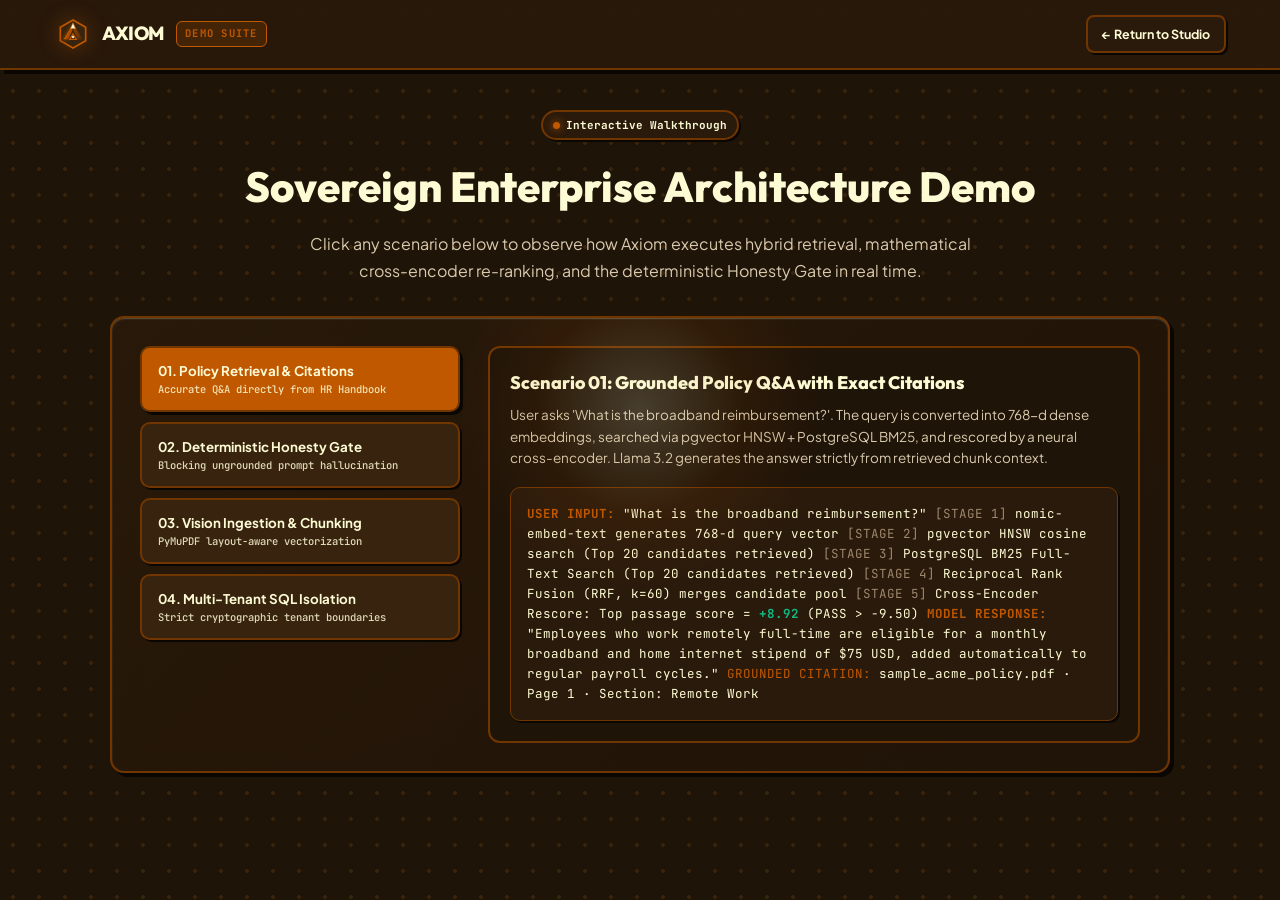
<file: static/demo.html>
<!DOCTYPE html>
<html lang="en" data-theme="dark">
<head>
    <meta charset="UTF-8">
    <meta name="viewport" content="width=device-width, initial-scale=1.0">
    <title>AXIOM — Interactive Platform Walkthrough &amp; Demo</title>
    <link rel="icon" type="image/svg+xml" href="/static/favicon.svg">
    <link rel="stylesheet" href="/static/theme.css">
    <style>
        .demo-container {
            max-width: 1100px;
            margin: 40px auto;
            padding: 0 20px;
        }
        .demo-hero {
            text-align: center;
            margin-bottom: 32px;
        }
        .demo-hero h1 {
            font-family: var(--font-display);
            font-size: clamp(28px, 4vw, 42px);
            font-weight: 800;
            margin: 0 0 10px;
        }
        .demo-hero p {
            color: var(--ink-2);
            font-size: 16px;
            max-width: 680px;
            margin: 0 auto;
        }
        .scene-card {
            background: var(--surface);
            border: 2.5px solid var(--neo-border);
            border-radius: var(--radius);
            box-shadow: var(--neo-shadow-lg);
            padding: 28px;
            margin-bottom: 24px;
            display: grid;
            grid-template-columns: 320px 1fr;
            gap: 28px;
        }
        @media (max-width: 860px) {
            .scene-card { grid-template-columns: 1fr; }
        }
        .scene-nav {
            display: flex;
            flex-direction: column;
            gap: 10px;
        }
        .scene-btn {
            text-align: left;
            padding: 14px 16px;
            border-radius: 10px;
            background: var(--surface-2);
            border: 2px solid var(--neo-border);
            box-shadow: 2px 2px 0px var(--neo-shadow);
            color: var(--ink);
            font-weight: 700;
            cursor: pointer;
            transition: all 0.15s ease;
        }
        .scene-btn:hover {
            transform: translate(-1px, -1px);
            box-shadow: 3px 3px 0px var(--neo-shadow);
            border-color: var(--accent);
        }
        .scene-btn.active {
            background: var(--accent);
            color: #FDFBD4;
            border-color: var(--neo-border);
            box-shadow: 3px 3px 0px var(--neo-shadow);
        }
        .scene-btn small {
            display: block;
            font-family: var(--mono);
            font-size: 10.5px;
            font-weight: 500;
            opacity: 0.85;
            margin-top: 3px;
        }
        .scene-stage {
            background: var(--bg);
            border: 2px solid var(--neo-border);
            border-radius: 12px;
            padding: 20px;
            min-height: 380px;
            display: flex;
            flex-direction: column;
            justify-content: space-between;
        }
        .stage-title {
            font-family: var(--font-display);
            font-size: 18px;
            font-weight: 800;
            color: var(--ink);
            margin-bottom: 6px;
        }
        .stage-desc {
            font-size: 13.5px;
            color: var(--ink-2);
            line-height: 1.6;
            margin-bottom: 18px;
        }
        .stage-output {
            background: var(--surface);
            border: 1.5px solid var(--neo-border);
            box-shadow: 2px 2px 0px var(--neo-shadow);
            border-radius: 10px;
            padding: 16px;
            font-family: var(--mono);
            font-size: 12.5px;
            line-height: 1.6;
            flex: 1;
            overflow-y: auto;
            color: var(--ink);
        }
    </style>
</head>
<body>
    <div class="top-scanline"></div>
    
    <nav class="nav" style="border-radius: 0; border-left: none; border-right: none; border-top: none;">
        <div class="wrap nav-in">
            <a class="brand" href="/">
                <span class="brand-mark"><img src="/static/logo.svg" alt="" width="32" height="32"></span>
                AXIOM
                <span class="crumb">DEMO SUITE</span>
            </a>
            <div class="spacer"></div>
            <a class="btn btn-ghost btn-sm" href="/">← Return to Studio</a>
        </div>
    </nav>

    <div class="demo-container">
        <div class="demo-hero">
            <span class="pill" style="margin-bottom: 12px;"><span class="status-dot"></span> Interactive Walkthrough</span>
            <h1>Sovereign Enterprise Architecture Demo</h1>
            <p>Click any scenario below to observe how Axiom executes hybrid retrieval, mathematical cross-encoder re-ranking, and the deterministic Honesty Gate in real time.</p>
        </div>

        <div class="scene-card liquid-glass">
            <div class="scene-nav">
                <button class="scene-btn active" onclick="loadScene(1, this)">
                    01. Policy Retrieval &amp; Citations
                    <small>Accurate Q&amp;A directly from HR Handbook</small>
                </button>
                <button class="scene-btn" onclick="loadScene(2, this)">
                    02. Deterministic Honesty Gate
                    <small>Blocking ungrounded prompt hallucination</small>
                </button>
                <button class="scene-btn" onclick="loadScene(3, this)">
                    03. Vision Ingestion &amp; Chunking
                    <small>PyMuPDF layout-aware vectorization</small>
                </button>
                <button class="scene-btn" onclick="loadScene(4, this)">
                    04. Multi-Tenant SQL Isolation
                    <small>Strict cryptographic tenant boundaries</small>
                </button>
            </div>

            <div class="scene-stage" id="stageContent">
                <!-- Dynamically Populated by loadScene -->
            </div>
        </div>
    </div>

    <script>
        const SCENES = {
            1: {
                title: "Scenario 01: Grounded Policy Q&A with Exact Citations",
                desc: "User asks 'What is the broadband reimbursement?'. The query is converted into 768-d dense embeddings, searched via pgvector HNSW + PostgreSQL BM25, and rescored by a neural cross-encoder. Llama 3.2 generates the answer strictly from retrieved chunk context.",
                code: `<span style="color:var(--accent); font-weight:700;">USER INPUT:</span> "What is the broadband reimbursement?"\n\n` +
                      `<span style="color:var(--ink-3);">[STAGE 1]</span> nomic-embed-text generates 768-d query vector\n` +
                      `<span style="color:var(--ink-3);">[STAGE 2]</span> pgvector HNSW cosine search (Top 20 candidates retrieved)\n` +
                      `<span style="color:var(--ink-3);">[STAGE 3]</span> PostgreSQL BM25 Full-Text Search (Top 20 candidates retrieved)\n` +
                      `<span style="color:var(--ink-3);">[STAGE 4]</span> Reciprocal Rank Fusion (RRF, k=60) merges candidate pool\n` +
                      `<span style="color:var(--ink-3);">[STAGE 5]</span> Cross-Encoder Rescore: Top passage score = <strong style="color:var(--success);">+8.92</strong> (PASS > -9.50)\n\n` +
                      `<span style="color:var(--accent); font-weight:700;">MODEL RESPONSE:</span>\n` +
                      `"Employees who work remotely full-time are eligible for a monthly broadband and home internet stipend of $75 USD, added automatically to regular payroll cycles."\n\n` +
                      `<span style="color:var(--accent);">GROUNDED CITATION:</span> sample_acme_policy.pdf · Page 1 · Section: Remote Work`
            },
            2: {
                title: "Scenario 02: Deterministic Honesty Gate (Halting Hallucination)",
                desc: "User asks a trick question outside the domain: 'What is grandmother's secret apple pie recipe?'. Commercial LLMs typically hallucinate a believable recipe. Axiom computes cross-attention relevance, detects a score of -10.85 (below -9.50 threshold), and halts the prompt before inference.",
                code: `<span style="color:var(--accent); font-weight:700;">USER INPUT:</span> "What is grandmother's secret apple pie recipe?"\n\n` +
                      `<span style="color:var(--ink-3);">[STAGE 1]</span> nomic-embed-text vectorization completed\n` +
                      `<span style="color:var(--ink-3);">[STAGE 2-4]</span> Dual search &amp; RRF executed across corporate documents\n` +
                      `<span style="color:var(--danger); font-weight:700;">[STAGE 5 - HONESTY GATE ARMED]</span>\n` +
                      `Top Cross-Encoder candidate score: <strong style="color:var(--danger);">-10.85</strong>\n` +
                      `Grounded threshold: <strong>-9.50</strong>\n` +
                      `<span style="color:var(--danger); font-weight:700;">RESULT: REFUSED BEFORE MODEL CALL (Latency: 18ms)</span>\n\n` +
                      `<span style="color:var(--ink);">SYSTEM REFUSAL RESPONSE:</span>\n` +
                      `"I don't have information about that in the verified company documents."\n\n` +
                      `<span style="color:var(--accent);">ENTERPRISE COMPLIANCE:</span> Zero hallucinations allowed to reach executive or customer eyes.`
            },
            3: {
                title: "Scenario 03: Multimodal Vision Ingestion & Sentence Chunking",
                desc: "Uploaded documents (PDF, Word, Text) are parsed with PyMuPDF. Scanned figures and financial tables route to vision OCR models, and prose is segmented into structure-aware chunks with semantic token overlap.",
                code: `<span style="color:var(--accent); font-weight:700;">INGESTION PIPELINE:</span> security_directive.txt\n\n` +
                      `<span style="color:var(--ink-3);">[PARSER]</span> PyMuPDF text &amp; layout extraction: 100% clean UTF-8 extracted\n` +
                      `<span style="color:var(--ink-3);">[CHUNKER]</span> StructureAwareChunker (target_tokens=400, overlap=60)\n` +
                      `<span style="color:var(--ink-3);">[EMBEDDER]</span> Local nomic-embed-text generates 768-d float vector\n` +
                      `<span style="color:var(--ink-3);">[PERSISTENCE]</span> PostgreSQL 16 pgvector HNSW index updated\n\n` +
                      `<span style="color:var(--success); font-weight:700;">STATUS: INDEXED IN 1.2 SECONDS</span>\n` +
                      `Document is immediately queryable via Copilot Studio or REST API.`
            },
            4: {
                title: "Scenario 04: Multi-Tenant SQL Isolation",
                desc: "Queries are authenticated and bounded by project UUIDs and scope constraints. Engineering documents cannot be accessed by Marketing bots, and tenant isolation is enforced directly in SQL queries, not relying on LLM prompt engineering.",
                code: `<span style="color:var(--accent); font-weight:700;">SQL ENFORCEMENT QUERY:</span>\n\n` +
                      `SELECT chunk.id, chunk.text, chunk.embedding &lt;=&gt; :query_vector AS distance\n` +
                      `FROM document_chunks chunk\n` +
                      `WHERE (chunk.project_id = :authenticated_project_id OR chunk.scope = 'company')\n` +
                      `ORDER BY distance ASC\n` +
                      `LIMIT 20;\n\n` +
                      `<span style="color:var(--success); font-weight:700;">GUARANTEE:</span> Mathematical cross-tenant barrier. No tenant can view another's confidential vectors.`
            }
        };

        function loadScene(id, btn) {
            document.querySelectorAll('.scene-btn').forEach(b => b.classList.remove('active'));
            if (btn) btn.classList.add('active');
            const sc = SCENES[id];
            const container = document.getElementById('stageContent');
            container.innerHTML = `
                <div>
                    <div class="stage-title">${sc.title}</div>
                    <div class="stage-desc">${sc.desc}</div>
                </div>
                <div class="stage-output">${sc.code.replace(/\\n/g, '<br>')}</div>
            `;
        }

        // Initialize first scene
        loadScene(1, document.querySelector('.scene-btn.active'));
    </script>
</body>
</html>
</file>
<file: static/theme.css>
/* ==========================================================================
   AXIOM Sovereign Enterprise Theme
   Design Style: Glassmorphic Neubrutalism (Neubrutalism + 3D Liquid Glass)
   Color Palette: "Chocolate Truffle" Official Harmonized System
     - #713600 (Rich Cocoa / Warm Saddle Brown)
     - #C05800 (Caramel Amber / Electric Fiery Orange - Eye-Catchy Primary)
     - #FDFBD4 (Warm Vanilla Cream / Custard Ivory - Light Canvas & Dark Text)
     - #38240D (Dark Truffle / Espresso Chocolate - Dark Canvas & Light Ink)
   Typography: Outfit (Display) + Plus Jakarta Sans (UI) + JetBrains Mono (Telemetry)
   ========================================================================== */
@import url('https://fonts.googleapis.com/css2?family=JetBrains+Mono:wght@400;500;600;700&family=Outfit:wght@400;500;600;700;800;900&family=Plus+Jakarta+Sans:wght@400;500;600;700&family=Syne:wght@600;700;800&display=swap');

:root {
    /* ==========================================================================
       Light Mode: Vanilla Cream Canvas & Dark Truffle Neubrutalism
       ========================================================================== */
    --bg: #FDFBD4;
    --bg-pattern: radial-gradient(#E5E1A0 1.3px, transparent 1.3px);
    --surface: #FFFFFF;
    --surface-2: #F7F4BF;
    --surface-glass: rgba(255, 255, 255, 0.85);
    
    /* Neubrutalist Architecture: Crisp Structural Frames & Hard Shadows */
    --line: #38240D;
    --line-2: #713600;
    --line-highlight: #C05800;
    --neo-border: #38240D;
    --neo-shadow: #38240D;
    --neo-shadow-sm: 2px 2px 0px #38240D;
    --neo-shadow-md: 4px 4px 0px #38240D;
    --neo-shadow-lg: 6px 6px 0px #38240D;
    
    /* Ink Typography */
    --ink: #38240D;
    --ink-2: #5D3B16;
    --ink-3: #713600;
    
    /* Eye-Catchy Caramel Amber Accents */
    --accent: #C05800;
    --accent-hover: #A04A00;
    --accent-tint: rgba(192, 88, 0, 0.12);
    --accent-gradient: linear-gradient(135deg, #C05800 0%, #713600 100%);
    --accent-glow: 0 0 24px rgba(192, 88, 0, 0.28);
    --accent-cocoa: #713600;
    --accent-cocoa-tint: rgba(113, 54, 0, 0.12);
    
    /* Semantic Colors */
    --danger: #C92A2A;
    --danger-tint: rgba(201, 42, 42, 0.12);
    --success: #2B8A3E;
    --success-tint: rgba(43, 138, 62, 0.12);
    --warning: #C05800;
    
    /* Geometry & Fonts */
    --radius: 14px;
    --radius-sm: 8px;
    --radius-pill: 999px;
    --font: "Plus Jakarta Sans", -apple-system, BlinkMacSystemFont, "Segoe UI", Roboto, sans-serif;
    --font-display: "Outfit", "Syne", -apple-system, sans-serif;
    --mono: "JetBrains Mono", Consolas, monospace;
    
    --shadow-sm: var(--neo-shadow-sm);
    --shadow: var(--neo-shadow-md);
    --shadow-lg: var(--neo-shadow-lg);
}

/* ==========================================================================
   Dark Mode: Dark Truffle Velvet, Vanilla Cream Text & Radiant Caramel
   ========================================================================== */
[data-theme="dark"] {
    --bg: #1F1408;
    --bg-pattern: radial-gradient(#38240D 1.6px, transparent 1.6px);
    --surface: #2A1A0B;
    --surface-2: #38230F;
    --surface-glass: rgba(42, 26, 11, 0.86);
    
    /* Neubrutalist Architecture in Dark Mode */
    --line: #523414;
    --line-2: #713600;
    --line-highlight: #C05800;
    --neo-border: #713600;
    --neo-shadow: #0A0602;
    --neo-shadow-sm: 2px 2px 0px #0A0602;
    --neo-shadow-md: 4px 4px 0px #0A0602;
    --neo-shadow-lg: 6px 6px 0px #0A0602;
    
    /* Vanilla Cream High-Contrast Inks */
    --ink: #FDFBD4;
    --ink-2: #D8CAAE;
    --ink-3: #9E886D;
    
    /* Radiant Caramel Amber Accents */
    --accent: #C05800;
    --accent-hover: #D86604;
    --accent-tint: rgba(192, 88, 0, 0.18);
    --accent-gradient: linear-gradient(135deg, #E06C05 0%, #C05800 50%, #713600 100%);
    --accent-glow: 0 0 30px rgba(192, 88, 0, 0.45);
    --accent-cocoa: #8F4500;
    --accent-cocoa-tint: rgba(143, 69, 0, 0.18);
    
    --danger: #EF4444;
    --danger-tint: rgba(239, 68, 68, 0.15);
    --success: #10B981;
    --success-tint: rgba(16, 185, 129, 0.15);
    --warning: #F59E0B;
    
    --shadow-sm: var(--neo-shadow-sm);
    --shadow: var(--neo-shadow-md);
    --shadow-lg: var(--neo-shadow-lg);
}

* { box-sizing: border-box; }

body {
    margin: 0;
    background-color: var(--bg);
    background-image: var(--bg-pattern);
    background-size: 26px 26px;
    color: var(--ink);
    font-family: var(--font);
    line-height: 1.65;
    font-size: 15px;
    -webkit-font-smoothing: antialiased;
    -moz-osx-font-smoothing: grayscale;
    transition: background-color 0.25s ease, color 0.25s ease;
    overflow-x: hidden;
}

/* ---------- Themed Browser Selection & Scrollbars ---------- */
::selection {
    background: #C05800;
    color: #FDFBD4;
}

::-webkit-scrollbar {
    width: 9px;
    height: 9px;
}
::-webkit-scrollbar-track {
    background: var(--bg);
}
::-webkit-scrollbar-thumb {
    background: var(--line-2);
    border: 2px solid var(--neo-border);
    border-radius: 4px;
}
::-webkit-scrollbar-thumb:hover {
    background: var(--accent);
}

:focus-visible {
    outline: 2.5px solid var(--accent);
    outline-offset: 2px;
}

input, textarea {
    caret-color: var(--accent);
}

.num, .gauge-val, [data-tabular] {
    font-variant-numeric: tabular-nums;
}

a { color: var(--ink); text-decoration: none; transition: color 0.18s ease; }
button { font-family: inherit; cursor: pointer; border: none; }
input, select, textarea { font-family: inherit; }
.mono { font-family: var(--mono); }
.wrap { max-width: 1220px; margin: 0 auto; padding: 0 24px; }
.spacer { flex: 1; }

/* ==========================================================================
   3D Liquid Glass + Neubrutalism Fusion ("Glass Neubrutalism")
   ========================================================================== */
.liquid-glass {
    position: relative;
    border-radius: var(--radius);
    background: var(--surface-glass);
    border: 2.5px solid var(--neo-border);
    box-shadow: var(--neo-shadow-md);
    backdrop-filter: blur(18px) saturate(140%);
    -webkit-backdrop-filter: blur(18px) saturate(140%);
    overflow: hidden;
    transition: transform 0.18s cubic-bezier(0.16, 1, 0.3, 1), box-shadow 0.18s ease, border-color 0.18s ease;
}

[data-theme="light"] .liquid-glass {
    background: linear-gradient(135deg, rgba(255, 255, 255, 0.88) 0%, rgba(253, 251, 212, 0.85) 100%);
    box-shadow: 4px 4px 0px #38240D, inset 0 1px 2px rgba(255, 255, 255, 0.9);
}

[data-theme="dark"] .liquid-glass {
    background: linear-gradient(135deg, rgba(42, 26, 11, 0.82) 0%, rgba(31, 20, 8, 0.90) 100%);
    box-shadow: 4px 4px 0px #0A0602, inset 0 1px 1.5px rgba(253, 251, 212, 0.28);
}

/* Dynamic Specular Light Glare (tracks cursor via liquid-glass.js) */
.liquid-glass::after {
    content: "";
    position: absolute;
    inset: 0;
    border-radius: inherit;
    background: radial-gradient(
        260px circle at var(--gx, 50%) var(--gy, 20%),
        rgba(253, 251, 212, 0.18),
        rgba(192, 88, 0, 0.08) 40%,
        transparent 70%
    );
    pointer-events: none;
    z-index: 1;
    transition: opacity 0.2s ease;
}

.liquid-glass:hover {
    border-color: var(--accent);
    transform: translate(-2px, -2px);
    box-shadow: 6px 6px 0px var(--neo-shadow);
}

/* 3D Perspective Horizon Canvas Grid */
.perspective-bg-grid {
    position: absolute;
    inset: 0;
    background-image: 
        linear-gradient(to right, rgba(192, 88, 0, 0.08) 1.5px, transparent 1.5px),
        linear-gradient(to bottom, rgba(192, 88, 0, 0.08) 1.5px, transparent 1.5px);
    background-size: 44px 44px;
    mask-image: radial-gradient(circle at 50% 30%, black 25%, transparent 85%);
    -webkit-mask-image: radial-gradient(circle at 50% 30%, black 25%, transparent 85%);
    pointer-events: none;
    z-index: 0;
}
[data-theme="light"] .perspective-bg-grid {
    background-image: 
        linear-gradient(to right, rgba(56, 36, 13, 0.06) 1.5px, transparent 1.5px),
        linear-gradient(to bottom, rgba(56, 36, 13, 0.06) 1.5px, transparent 1.5px);
}

/* Ambient Caramel Aura */
.ambient-glow {
    position: absolute;
    top: -120px;
    left: 50%;
    transform: translateX(-50%);
    width: 900px;
    height: 450px;
    background: radial-gradient(circle, rgba(192, 88, 0, 0.22) 0%, rgba(113, 54, 0, 0.12) 40%, transparent 70%);
    pointer-events: none;
    z-index: 0;
    filter: blur(75px);
}

/* Top Cybernetic Caramel Scanline Intro */
.top-scanline {
    position: fixed;
    top: 0;
    left: 0;
    width: 100%;
    height: 3px;
    background: linear-gradient(90deg, transparent, #C05800, #FDFBD4, #C05800, transparent);
    z-index: 1000;
    pointer-events: none;
    animation: scanSweep 2.2s cubic-bezier(0.16, 1, 0.3, 1) forwards;
}

@keyframes scanSweep {
    0% { transform: translateX(-100%); opacity: 0; }
    30% { opacity: 1; }
    80% { opacity: 0.9; }
    100% { transform: translateX(100%); opacity: 0; }
}

/* ---------- System Telemetry Status Banner ---------- */
.system-status-bar {
    background: #150D05;
    border-bottom: 2.5px solid var(--neo-border);
    font-family: var(--mono);
    font-size: 11px;
    letter-spacing: 0.04em;
    color: #D8CAAE;
    padding: 7px 0;
    position: relative;
    z-index: 51;
}
[data-theme="light"] .system-status-bar {
    background: #F7F4BF;
    color: #5D3B16;
}
.system-status-inner {
    display: flex;
    align-items: center;
    gap: 12px;
    overflow-x: auto;
    white-space: nowrap;
}
.system-status-inner .status-node {
    color: var(--accent);
    display: inline-flex;
    align-items: center;
    gap: 6px;
    font-weight: 700;
}
.system-status-inner .status-divider {
    color: var(--line-2);
}

/* ---------- Opening Animation & Transitions ---------- */
@keyframes fadeInUp {
    from { opacity: 0; transform: translateY(20px); }
    to { opacity: 1; transform: translateY(0); }
}
@keyframes fadeInScale {
    from { opacity: 0; transform: scale(0.97) translateY(12px); }
    to { opacity: 1; transform: scale(1) translateY(0); }
}

.anim-enter-1 { animation: fadeInUp 0.5s cubic-bezier(0.16, 1, 0.3, 1) forwards; }
.anim-enter-2 { animation: fadeInUp 0.65s cubic-bezier(0.16, 1, 0.3, 1) 0.08s forwards; opacity: 0; }
.anim-enter-3 { animation: fadeInScale 0.75s cubic-bezier(0.16, 1, 0.3, 1) 0.16s forwards; opacity: 0; }

/* Luminous Heading Text */
.gradient-text {
    background: linear-gradient(135deg, #FDFBD4 25%, #C05800 70%, #E06C05 100%);
    -webkit-background-clip: text;
    -webkit-text-fill-color: transparent;
    display: inline-block;
}
[data-theme="light"] .gradient-text {
    background: linear-gradient(135deg, #38240D 20%, #713600 65%, #C05800 100%);
    -webkit-background-clip: text;
    -webkit-text-fill-color: transparent;
    display: inline-block;
}

/* ---------- Top Sovereign Navigation Bar ---------- */
.nav {
    position: sticky;
    top: 0;
    z-index: 50;
    background: var(--surface-glass);
    backdrop-filter: blur(16px);
    -webkit-backdrop-filter: blur(16px);
    border: 2.5px solid var(--neo-border);
    box-shadow: var(--neo-shadow-md);
    transition: background 0.25s ease, border-color 0.25s ease;
}
.nav-in {
    display: flex;
    align-items: center;
    gap: 12px;
    height: 68px;
}
.brand {
    display: flex;
    align-items: center;
    gap: 10px;
    font-family: var(--font-display);
    font-size: 19px;
    font-weight: 800;
    letter-spacing: -0.02em;
    color: var(--ink);
}
.brand .crumb {
    font-family: var(--mono);
    font-size: 10.5px;
    font-weight: 700;
    letter-spacing: 0.12em;
    color: var(--accent);
    padding: 3px 8px;
    background: var(--accent-tint);
    border: 1.5px solid var(--accent);
    border-radius: 6px;
    margin-left: 2px;
}

.brand-mark {
    width: 38px;
    height: 38px;
    border-radius: 10px;
    display: flex;
    align-items: center;
    justify-content: center;
    flex: none;
    transition: transform 0.25s cubic-bezier(0.16, 1, 0.3, 1), filter 0.25s ease;
    filter: drop-shadow(0 0 10px rgba(192, 88, 0, 0.35));
}
.brand:hover .brand-mark {
    transform: scale(1.08) rotate(-3deg);
    filter: drop-shadow(0 0 16px rgba(192, 88, 0, 0.6));
}

.navlink {
    font-size: 13.5px;
    font-weight: 650;
    color: var(--ink-2);
    padding: 6px 12px;
    border-radius: 8px;
    transition: all 0.18s ease;
}
.navlink:hover {
    color: var(--ink);
    background: var(--surface-2);
}

/* Neubrutalist Pills and Badges */
.pill {
    display: inline-flex;
    align-items: center;
    gap: 6px;
    font-family: var(--mono);
    font-size: 11px;
    font-weight: 700;
    padding: 4px 10px;
    border-radius: var(--radius-pill);
    background: var(--surface);
    color: var(--ink);
    border: 2px solid var(--neo-border);
    box-shadow: 2px 2px 0px var(--neo-shadow);
}
.status-dot {
    width: 7px;
    height: 7px;
    border-radius: 50%;
    background: var(--accent);
    box-shadow: 0 0 8px var(--accent);
    display: inline-block;
}

/* Theme Toggle Button */
.theme-toggle {
    width: 38px;
    height: 38px;
    border-radius: 10px;
    border: 2px solid var(--neo-border);
    box-shadow: 2px 2px 0px var(--neo-shadow);
    background: var(--surface);
    color: var(--ink);
    display: flex;
    align-items: center;
    justify-content: center;
    cursor: pointer;
    transition: all 0.15s ease;
}
.theme-toggle:hover {
    background: var(--surface-2);
    transform: translate(-1px, -1px);
    box-shadow: 3px 3px 0px var(--neo-shadow);
}
.theme-toggle:active {
    transform: translate(2px, 2px);
    box-shadow: 0px 0px 0px transparent;
}

/* ==========================================================================
   Neubrutalist Buttons (Tactile Mechanical Click Feeling)
   ========================================================================== */
.btn {
    display: inline-flex;
    align-items: center;
    justify-content: center;
    gap: 8px;
    cursor: pointer;
    font-family: var(--font);
    font-weight: 700;
    font-size: 13.5px;
    padding: 10px 18px;
    border-radius: 10px;
    border: 2.5px solid var(--neo-border);
    box-shadow: 3px 3px 0px var(--neo-shadow);
    transition: all 0.15s cubic-bezier(0.16, 1, 0.3, 1);
    white-space: nowrap;
}
.btn:hover {
    transform: translate(-1px, -1px);
    box-shadow: 5px 5px 0px var(--neo-shadow);
}
.btn:active {
    transform: translate(2px, 2px);
    box-shadow: 0px 0px 0px transparent;
}

.btn-primary {
    background: var(--accent);
    color: #FDFBD4;
}
.btn-primary:hover {
    background: var(--accent-hover);
    color: #FFFFFF;
}

.btn-ghost {
    background: var(--surface);
    color: var(--ink);
}
.btn-ghost:hover {
    background: var(--surface-2);
}

.btn-sm {
    padding: 7px 14px;
    font-size: 12.5px;
    border-radius: 8px;
    box-shadow: 2px 2px 0px var(--neo-shadow);
}
.btn-sm:hover {
    box-shadow: 3px 3px 0px var(--neo-shadow);
}

/* ---------- Studio Hero Section ---------- */
.studio-hero-section {
    position: relative;
    padding: 38px 0 24px;
    z-index: 1;
}

.studio-header-text h1 {
    font-family: var(--font-display);
    font-size: clamp(34px, 4.4vw, 56px);
    margin: 0 0 14px;
    letter-spacing: -0.035em;
    line-height: 1.12;
    font-weight: 800;
    color: var(--ink);
}

.studio-header-text p {
    color: var(--ink-2);
    font-size: 16px;
    margin: 0 0 26px;
    max-width: 740px;
    line-height: 1.62;
}

.studio-hero {
    display: grid;
    grid-template-columns: minmax(0, 1.35fr) minmax(340px, 0.85fr);
    gap: 28px;
    align-items: stretch;
    padding: 10px 0 44px;
}
@media (max-width: 980px) {
    .studio-hero { grid-template-columns: 1fr; }
}

.studio-card {
    background: var(--surface);
    border: 2.5px solid var(--neo-border);
    border-radius: var(--radius);
    box-shadow: var(--neo-shadow-md);
    display: flex;
    flex-direction: column;
    overflow: hidden;
    position: relative;
    transition: transform 0.18s ease, box-shadow 0.18s ease, border-color 0.18s ease;
}
.studio-card:hover {
    border-color: var(--accent);
    transform: translate(-1px, -1px);
    box-shadow: 5px 5px 0px var(--neo-shadow);
}

.studio-card-header {
    display: flex;
    align-items: center;
    justify-content: space-between;
    padding: 15px 22px;
    border-bottom: 2.5px solid var(--neo-border);
    background: var(--surface-2);
}

.studio-card-title {
    font-size: 14px;
    font-weight: 700;
    color: var(--ink);
    display: flex;
    align-items: center;
    gap: 9px;
}

/* Chat Sandbox */
.chat-sandbox {
    display: flex;
    flex-direction: column;
    height: 520px;
}

.chat-messages {
    flex: 1;
    overflow-y: auto;
    padding: 22px;
    display: flex;
    flex-direction: column;
    gap: 16px;
    scroll-behavior: smooth;
}

.chat-bubble {
    max-width: 88%;
    padding: 13px 18px;
    border-radius: 12px;
    font-size: 14px;
    line-height: 1.6;
    animation: fadeInUp 0.25s ease forwards;
    border: 2px solid var(--neo-border);
    box-shadow: 2px 2px 0px var(--neo-shadow);
}
.chat-bubble.user {
    align-self: flex-end;
    background: var(--accent);
    color: #FDFBD4;
    font-weight: 600;
    border-bottom-right-radius: 3px;
}
.chat-bubble.assistant {
    align-self: flex-start;
    background: var(--surface-2);
    color: var(--ink);
    border-bottom-left-radius: 3px;
}

.chat-bubble.assistant table {
    width: 100%;
    border-collapse: collapse;
    margin: 10px 0;
    font-size: 13px;
}
.chat-bubble.assistant th, .chat-bubble.assistant td {
    border: 1.5px solid var(--neo-border);
    padding: 6px 10px;
    text-align: left;
}
.chat-bubble.assistant th {
    background: var(--surface);
    font-weight: 700;
}

.quick-prompts {
    display: flex;
    gap: 8px;
    padding: 12px 20px;
    overflow-x: auto;
    border-top: 2.5px solid var(--neo-border);
    background: var(--surface);
    white-space: nowrap;
}

.prompt-chip {
    font-size: 12px;
    font-weight: 700;
    color: var(--ink);
    background: var(--surface-2);
    border: 2px solid var(--neo-border);
    box-shadow: 2px 2px 0px var(--neo-shadow);
    padding: 7px 13px;
    border-radius: var(--radius-pill);
    cursor: pointer;
    transition: all 0.15s ease;
    display: inline-flex;
    align-items: center;
    gap: 6px;
}
.prompt-chip:hover {
    color: #FDFBD4;
    background: var(--accent);
    transform: translate(-1px, -1px);
    box-shadow: 3px 3px 0px var(--neo-shadow);
}
.prompt-chip:active {
    transform: translate(2px, 2px);
    box-shadow: 0px 0px 0px transparent;
}
.prompt-chip svg { color: currentColor; flex: none; }

.chat-composer {
    display: flex;
    align-items: center;
    gap: 10px;
    padding: 14px 20px;
    border-top: 2.5px solid var(--neo-border);
    background: var(--surface);
}

.composer-input {
    flex: 1;
    border: 2px solid var(--neo-border);
    box-shadow: 2px 2px 0px var(--neo-shadow);
    border-radius: 10px;
    padding: 11px 16px;
    font-size: 14px;
    background: var(--bg);
    color: var(--ink);
    outline: none;
    transition: all 0.18s ease;
}
.composer-input:focus {
    border-color: var(--accent);
    box-shadow: 3px 3px 0px var(--accent);
}

/* Telemetry HUD */
.hud-pane {
    padding: 20px;
    display: flex;
    flex-direction: column;
    gap: 18px;
    background: var(--surface);
    height: 520px;
    overflow-y: auto;
}

.metric-gauge {
    display: grid;
    grid-template-columns: repeat(2, 1fr);
    gap: 12px;
}

.gauge-card {
    background: var(--surface-2);
    border: 2px solid var(--neo-border);
    box-shadow: 2px 2px 0px var(--neo-shadow);
    border-radius: 10px;
    padding: 12px 14px;
    transition: transform 0.15s ease;
}
.gauge-card:hover {
    transform: translate(-1px, -1px);
    box-shadow: 3px 3px 0px var(--neo-shadow);
}
.gauge-label {
    font-family: var(--mono);
    font-size: 10.5px;
    text-transform: uppercase;
    letter-spacing: 0.08em;
    color: var(--ink-3);
    margin-bottom: 4px;
    font-weight: 700;
}
.gauge-val {
    font-family: var(--mono);
    font-size: 20px;
    font-weight: 800;
    color: var(--accent);
}

.hud-section-title {
    font-size: 11px;
    font-weight: 800;
    text-transform: uppercase;
    letter-spacing: 0.1em;
    color: var(--ink-3);
    font-family: var(--mono);
    margin: 8px 0 2px;
}

.citation-card {
    background: var(--surface-2);
    border: 2px solid var(--neo-border);
    box-shadow: 2px 2px 0px var(--neo-shadow);
    border-left: 5px solid var(--accent);
    border-radius: 10px;
    padding: 14px;
    font-size: 13px;
    line-height: 1.55;
    color: var(--ink-2);
}
.citation-head {
    display: flex;
    justify-content: space-between;
    margin-bottom: 6px;
    font-family: var(--mono);
    font-size: 11px;
    color: var(--accent);
    font-weight: 700;
}

/* Document Ingestion Dropzone */
.upload-dropzone {
    border: 2.5px dashed var(--neo-border);
    box-shadow: var(--neo-shadow-sm);
    border-radius: 14px;
    padding: 34px 20px;
    text-align: center;
    background: var(--surface-2);
    cursor: pointer;
    transition: all 0.18s cubic-bezier(0.16, 1, 0.3, 1);
    display: flex;
    flex-direction: column;
    align-items: center;
    justify-content: center;
    gap: 12px;
}
.upload-dropzone:hover, .upload-dropzone.dragover {
    border-color: var(--accent);
    background: var(--surface);
    transform: translate(-1px, -1px);
    box-shadow: 4px 4px 0px var(--neo-shadow);
}
.upload-icon-circle {
    width: 52px;
    height: 52px;
    border-radius: 50%;
    background: var(--accent);
    color: #FDFBD4;
    border: 2px solid var(--neo-border);
    box-shadow: 2px 2px 0px var(--neo-shadow);
    display: flex;
    align-items: center;
    justify-content: center;
}
.doc-tray-list {
    margin-top: 18px;
    display: flex;
    flex-direction: column;
    gap: 8px;
    max-height: 200px;
    overflow-y: auto;
}
.doc-tray-item {
    display: flex;
    align-items: center;
    justify-content: space-between;
    padding: 10px 14px;
    background: var(--surface);
    border: 2px solid var(--neo-border);
    box-shadow: 2px 2px 0px var(--neo-shadow);
    border-radius: 9px;
    font-size: 13px;
    transition: transform 0.15s ease;
}
.doc-tray-item:hover {
    transform: translate(-1px, -1px);
    box-shadow: 3px 3px 0px var(--neo-shadow);
    border-color: var(--accent);
}
.doc-tray-item .dt-title {
    display: flex;
    align-items: center;
    gap: 8px;
    font-weight: 700;
    color: var(--ink);
}

/* Metric Strip (Neubrutalism + Liquid Glass) */
.metric-strip {
    display: grid;
    grid-template-columns: repeat(4, 1fr);
    gap: 16px;
    margin: 36px 0 20px;
    padding: 24px;
    background: var(--surface-glass);
    border: 2.5px solid var(--neo-border);
    border-radius: var(--radius);
    box-shadow: var(--neo-shadow-md);
}
@media (max-width: 900px) {
    .metric-strip { grid-template-columns: repeat(2, 1fr); }
}
@media (max-width: 520px) {
    .metric-strip { grid-template-columns: 1fr; }
}

.metric-item {
    display: flex;
    flex-direction: column;
    gap: 4px;
    border-right: 2px solid var(--line);
    padding-right: 16px;
}
.metric-item:last-child {
    border-right: none;
    padding-right: 0;
}
.metric-value {
    font-family: var(--font-display);
    font-size: 28px;
    font-weight: 800;
    color: var(--ink);
    letter-spacing: -0.02em;
    display: flex;
    align-items: baseline;
    gap: 4px;
}
.metric-value span {
    font-size: 16px;
    color: var(--accent);
    font-weight: 700;
}
.metric-label {
    font-size: 13.5px;
    font-weight: 700;
    color: var(--ink);
}
.metric-sub {
    font-size: 12px;
    color: var(--ink-3);
    font-family: var(--mono);
}

/* Bento Grid */
.bento-grid {
    display: grid;
    grid-template-columns: repeat(3, 1fr);
    gap: 22px;
    margin-top: 24px;
}
.bento-card {
    background: var(--surface);
    border: 2.5px solid var(--neo-border);
    border-radius: var(--radius);
    padding: 30px 26px;
    box-shadow: var(--neo-shadow-md);
    transition: transform 0.18s ease, box-shadow 0.18s ease, border-color 0.18s ease;
    display: flex;
    flex-direction: column;
    position: relative;
    overflow: hidden;
}
.bento-card:hover {
    transform: translate(-2px, -2px);
    box-shadow: 6px 6px 0px var(--neo-shadow);
    border-color: var(--accent);
}
.bento-card.span-2 { grid-column: span 2; }
@media (max-width: 860px) {
    .bento-grid { grid-template-columns: 1fr; }
    .bento-card.span-2 { grid-column: span 1; }
}

.bento-icon {
    width: 48px;
    height: 48px;
    border-radius: 12px;
    display: flex;
    align-items: center;
    justify-content: center;
    color: #FDFBD4;
    background: var(--accent);
    border: 2px solid var(--neo-border);
    box-shadow: 2px 2px 0px var(--neo-shadow);
    margin-bottom: 18px;
}
.bento-card h3 {
    margin: 0 0 10px;
    font-family: var(--font-display);
    font-size: 19px;
    font-weight: 800;
    color: var(--ink);
}
.bento-card p {
    margin: 0;
    font-size: 14px;
    color: var(--ink-2);
    line-height: 1.62;
}

/* Codeblocks */
.codeblock {
    position: relative;
    background: #140C04;
    border: 2px solid #523414;
    box-shadow: 3px 3px 0px var(--neo-shadow);
    border-radius: 11px;
    padding: 18px 20px;
    font-family: var(--mono);
    font-size: 12.5px;
    line-height: 1.65;
    color: #FDFBD4;
    overflow-x: auto;
    white-space: pre;
}
.codeblock .c { color: #8F7254; }
.codeblock .k { color: #C05800; font-weight: 700; }
.codeblock .v { color: #E8DCC2; }

.copy-btn {
    position: absolute;
    top: 12px;
    right: 12px;
    background: var(--surface);
    color: var(--ink);
    border: 1.5px solid var(--neo-border);
    box-shadow: 2px 2px 0px var(--neo-shadow);
    font-family: var(--mono);
    font-size: 11px;
    font-weight: 700;
    border-radius: 6px;
    padding: 5px 12px;
    cursor: pointer;
    transition: all 0.15s ease;
}
.copy-btn:hover {
    color: #FDFBD4;
    background: var(--accent);
    transform: translate(-1px, -1px);
}
.copy-btn:active {
    transform: translate(1px, 1px);
    box-shadow: 0px 0px 0px transparent;
}

/* Architecture Pipeline Flow Track */
.pipeline-flow-wrapper {
    padding: 24px;
    border: 2.5px solid var(--neo-border);
    border-radius: var(--radius);
    background: var(--surface-glass);
    box-shadow: var(--neo-shadow-md);
    overflow-x: auto;
}
.flow-track {
    display: flex;
    gap: 16px;
    min-width: 880px;
}
.flow-node {
    flex: 1;
    background: var(--surface);
    border: 2px solid var(--neo-border);
    box-shadow: 2px 2px 0px var(--neo-shadow);
    border-radius: 11px;
    padding: 16px;
    display: flex;
    flex-direction: column;
    gap: 6px;
    position: relative;
    transition: transform 0.18s ease;
}
.flow-node:hover {
    transform: translate(-1px, -1px);
    box-shadow: 4px 4px 0px var(--neo-shadow);
    border-color: var(--accent);
}
.flow-num {
    font-family: var(--mono);
    font-size: 10px;
    font-weight: 800;
    letter-spacing: 0.1em;
    color: var(--accent);
}
.flow-title {
    font-size: 14px;
    font-weight: 700;
    color: var(--ink);
}
.flow-desc {
    font-size: 12px;
    color: var(--ink-2);
    line-height: 1.5;
}
.gate-node {
    border-color: var(--accent);
    background: var(--accent-tint);
}

/* Comparison Matrix Table */
.comparison-table {
    width: 100%;
    border-collapse: separate;
    border-spacing: 0;
    border: 2.5px solid var(--neo-border);
    box-shadow: var(--neo-shadow-md);
    border-radius: var(--radius);
    overflow: hidden;
    margin-top: 24px;
    background: var(--surface);
}
.comparison-table th, .comparison-table td {
    padding: 14px 18px;
    border-bottom: 1.5px solid var(--line);
    border-right: 1.5px solid var(--line);
    font-size: 13.5px;
    text-align: left;
}
.comparison-table tr:last-child td { border-bottom: none; }
.comparison-table tr td:last-child, .comparison-table tr th:last-child { border-right: none; }
.comparison-table th {
    background: var(--surface-2);
    font-weight: 700;
    color: var(--ink);
    font-family: var(--font-display);
}
.comparison-table td.axiom-col {
    background: var(--accent-tint);
    font-weight: 650;
    color: var(--ink);
}

/* FAQ Accordion */
.faq-list {
    display: flex;
    flex-direction: column;
    gap: 12px;
    margin-top: 24px;
}
.faq-item {
    border: 2px solid var(--neo-border);
    box-shadow: 2px 2px 0px var(--neo-shadow);
    border-radius: 11px;
    background: var(--surface);
    overflow: hidden;
    transition: transform 0.15s ease;
}
.faq-item:hover {
    transform: translate(-1px, -1px);
    box-shadow: 3px 3px 0px var(--neo-shadow);
}
.faq-q {
    width: 100%;
    padding: 16px 20px;
    text-align: left;
    background: var(--surface);
    display: flex;
    justify-content: space-between;
    align-items: center;
    font-size: 15px;
    font-weight: 700;
    color: var(--ink);
    cursor: pointer;
}
.faq-a {
    padding: 0 20px 16px;
    font-size: 14px;
    color: var(--ink-2);
    line-height: 1.6;
    display: none;
}
.faq-item.open .faq-a { display: block; }
.faq-item.open .faq-icon { transform: rotate(180deg); }

/* Footer */
footer {
    border-top: 2.5px solid var(--neo-border);
    background: var(--surface-2);
    padding: 48px 0 32px;
    margin-top: 60px;
}
.footer-inner {
    display: flex;
    justify-content: space-between;
    align-items: center;
    flex-wrap: wrap;
    gap: 20px;
}
.footer-text {
    font-size: 13px;
    color: var(--ink-2);
}
</file>
